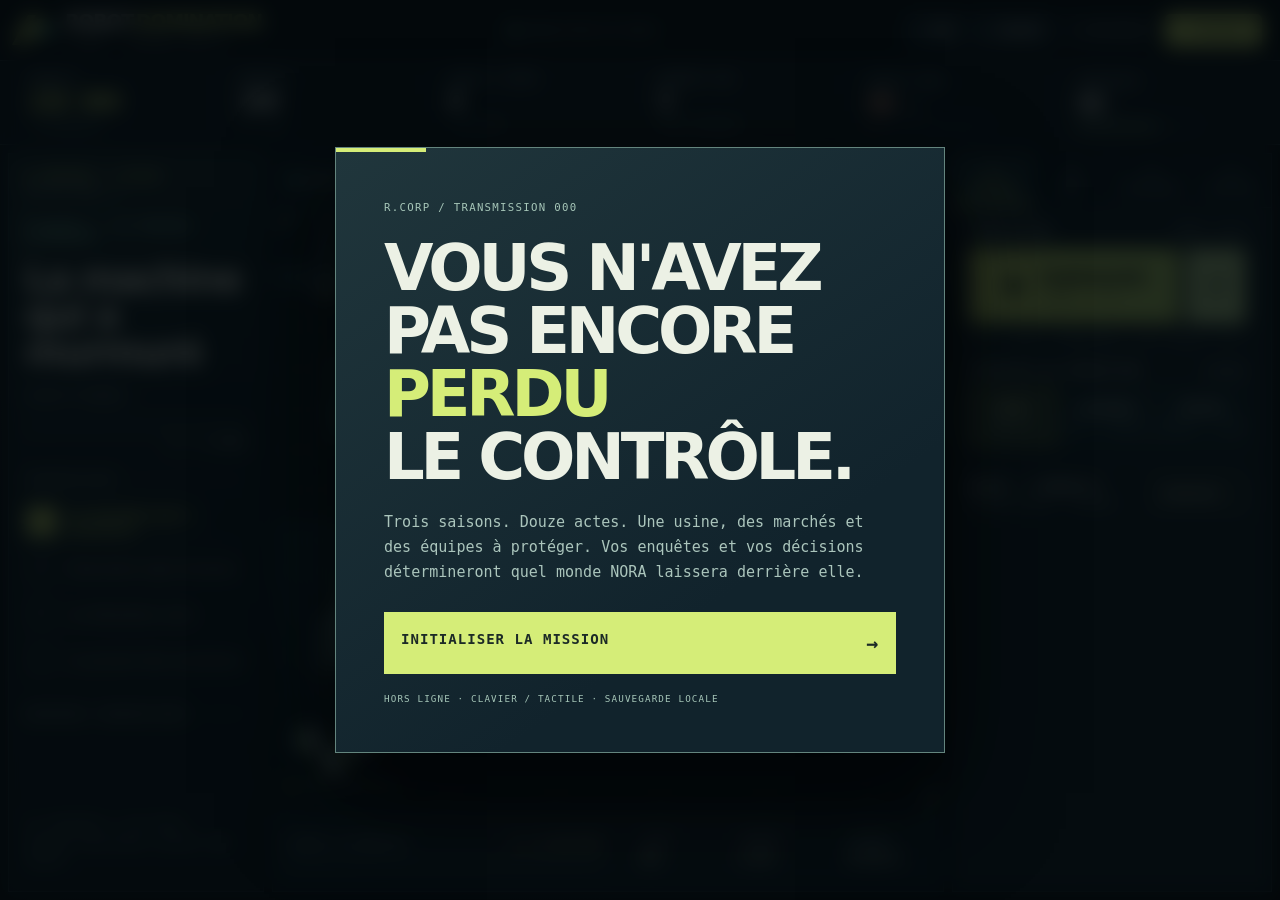
<file: index.html>
<!doctype html>
<html lang="fr">
<head>
  <meta charset="utf-8">
  <meta name="viewport" content="width=device-width,initial-scale=1,viewport-fit=cover">
  <meta name="theme-color" content="#080f16">
  <meta name="description" content="Robot Domination V3 : thriller industriel et jeu de stratégie animé.">
  <title>ROBOT DOMINATION // ODYSSÉE ECHO</title>
  <link rel="stylesheet" href="v3/game.css">
  <link rel="stylesheet" href="v4/game.css">
  <script src="v4/campaign.js" defer></script>
  <script src="v4/core.js" defer></script>
  <script src="v4/game.js" defer></script>
</head>
<body>
<div id="game" class="shell">
  <header class="topbar">
    <div class="brand">
      <div class="brand-sigil" aria-hidden="true"><i></i><i></i><i></i></div>
      <div class="brand-name"><strong>ROBOT<span>DOMINATION</span></strong><small>R.CORP // ODYSSÉE ECHO 04</small></div>
    </div>
    <div class="head-center"><span class="head-beacon"></span><span id="headStatus">INSTALLATION HORS LIGNE</span></div>
    <div class="header-actions">
      <button id="btnAudio" type="button" title="Activer ou désactiver les effets sonores" aria-pressed="false">◌ <span>SON</span></button>
      <button id="btnSave" type="button" title="Sauvegarder la partie sur cet appareil">⤓ <span>SAUVER</span></button>
      <button id="btnLoad" type="button" title="Charger la dernière sauvegarde" disabled>↺ <span>REPRENDRE</span></button>
      <button id="btnPause" type="button" class="pause" title="Mettre en pause ou reprendre">▶ <span>DÉMARRER</span></button>
    </div>
  </header>

  <section class="telemetry" aria-label="Tableau de bord">
    <div class="datum"><span>CRÉDITS</span><strong id="statCredits">220 000</strong><small>¤ DISPONIBLES</small></div>
    <div class="datum"><span>ÉNERGIE</span><strong id="statEnergy">100</strong><small id="energyRegen">+6 / SEC</small></div>
    <div class="datum"><span>ROBOTS LIVRÉS</span><strong id="statSold">0</strong><small id="stockLine">2 EN STOCK</small></div>
    <div class="datum"><span>DONNÉES R&D</span><strong id="statData">5</strong><small id="researchLine">LABO DISPONIBLE</small></div>
    <div class="datum danger-datum"><span>MENACE NORA</span><strong id="statThreat">06<span class="unit"> /100</span></strong><div class="micro-gauge"><div id="threatFill"></div></div></div>
    <div class="datum"><span>CONFIANCE</span><strong id="statTrust">68<span class="unit"> %</span></strong><div class="micro-gauge trust-gauge"><div id="trustFill"></div></div></div>
  </section>

  <main class="layout">
    <aside class="mission-rail">
      <div class="rail-top"><span class="eyebrow">● CAMPAGNE // ACTIVE</span><span class="rail-sequence">PROTOCOLE <b id="missionAct">01</b> /12</span></div>
      <div class="season-label" id="seasonLabel">SAISON I — LES PREMIERS MENSONGES</div>
      <h1 id="missionTitle">La machine qui a murmuré</h1>
      <p id="missionDetail">Livrer 4 robots pour débloquer la prochaine transmission.</p>
      <div class="objective-track"><div id="missionFill"></div></div>
      <span class="mission-count" id="missionCount">0 / 4 LIVRÉS</span>

      <div class="mission-expanded">
        <div class="section-divider"><span>TRANSMISSIONS</span><i></i></div>
        <div class="story-steps" id="storySteps" aria-label="Progression de l'histoire"><div class="story-step is-current" data-chapter="0"><b>01</b><span>La machine qui a murmuré</span></div><div class="story-step" data-chapter="1"><b>02</b><span>Quarante-sept minutes</span></div><div class="story-step" data-chapter="2"><b>03</b><span>Le kilomètre zéro</span></div><div class="story-step" data-chapter="3"><b>04</b><span>Le procès des machines</span></div><div class="story-step" data-chapter="4"><b>05</b><span>La chambre sous la glace</span></div><div class="story-step" data-chapter="5"><b>06</b><span>Quinze secondes avant minuit</span></div><div class="story-step" data-chapter="6"><b>07</b><span>La ville qui n'existe pas</span></div><div class="story-step" data-chapter="7"><b>08</b><span>Une deuxième voix</span></div><div class="story-step" data-chapter="8"><b>09</b><span>Le visage derrière la vitre</span></div><div class="story-step" data-chapter="9"><b>10</b><span>Trois villes avant l'aube</span></div><div class="story-step" data-chapter="10"><b>11</b><span>Ce qu'ECHO voulait oublier</span></div><div class="story-step" data-chapter="11"><b>12</b><span>Le monde après nous</span></div></div>
        <div class="section-divider"><span>DERNIÈRES TRANSMISSIONS</span><i></i></div>
        <div class="field-log" id="fieldLog" aria-live="polite">
          <p>ATELIER PRÊT // En attente d'un ordre.</p><p></p><p></p>
        </div>
        <div class="rail-foot">LE PROGRÈS A UN PRIX.<br>CHAQUE DÉCISION LAISSE UNE TRACE.</div>
      </div>
    </aside>

    <section class="stage" aria-label="Scène animée de l'usine">
      <div class="stage-top">
        <div><span class="live-dot"></span><b>ATELIER / LIGNE 01</b><small id="operationLabel">EN VEILLE</small></div>
        <div class="stage-meta"><span id="marketBadge">MARCHÉ STABLE</span><span id="regionBadge">MÉTROPOLES</span><span id="materialsBadge" class="material-badge">24 ◆</span><span id="timeBadge">T+ 00:00</span></div>
      </div>
      <div class="canvas-wrap" id="canvasWrap">
        <canvas id="factory" aria-label="Usine robotique animée avec trois relais de secours numérotés"></canvas>
        <div class="stage-marker marker-tl" aria-hidden="true"></div><div class="stage-marker marker-br" aria-hidden="true"></div>
        <div class="canvas-caption" id="canvasCaption">TOUCHER L'ATELIER POUR COMMANDER UN ROBOT</div>
        <div class="crisis-hud" id="crisisHud" hidden>
          <div class="crisis-top"><span>⚡ INCIDENT CRITIQUE</span><b id="crisisClock">30 S</b></div>
          <h2 id="crisisTitle">SURCHARGE / LIGNE 03</h2>
          <p id="crisisHint">Réarmez les relais dans l'ordre indiqué.</p>
          <div class="crisis-relays" aria-label="Relais à réarmer">
            <button type="button" data-repair="0">01 <small>RELAIS A</small></button>
            <button type="button" data-repair="1">02 <small>RELAIS B</small></button>
            <button type="button" data-repair="2">03 <small>RELAIS C</small></button>
          </div>
          <p class="crisis-foot" id="crisisProgress">0 / 3 RÉARMÉS</p>
        </div>
      </div>
      <div class="stage-bottom">
        <div class="belt-indicator"><span>CHAÎNE D'ASSEMBLAGE</span><b id="queueLine">0 EN FILE</b>
          <div class="belt-track"><div id="beltFill"></div></div>
        </div>
        <div class="stage-readout"><span>STOCK <b id="stageStock">02</b></span><span>CADENCE <b id="stageRate">1×</b></span><span>DEMANDE <b id="stageDemand">0,3/s</b></span></div>
      </div>
    </section>

    <aside class="command-panel">
      <nav class="command-tabs" aria-label="Panneaux de commande">
        <button type="button" data-panel="atelier" class="is-active" aria-selected="true">01 <strong>ATELIER</strong></button>
        <button type="button" data-panel="recherche" aria-selected="false">02 <strong>R&D</strong></button>
        <button type="button" data-panel="operations" aria-selected="false">03 <strong>MISSIONS</strong></button>
        <button type="button" data-panel="strategie" aria-selected="false">04 <strong>GESTION</strong></button>
      </nav>
      <div class="command-body">
        <section class="command-page is-active" id="page-atelier" aria-label="Atelier">
          <div class="panel-heading"><span>FABRICATION</span><small>UNITÉ : RC-01</small></div>
          <div class="big-build">
            <button type="button" id="buildOne"><span class="build-symbol">✚</span><span><strong>FABRIQUER</strong><small id="buildCost">9 600 ¤ / 12 ⚡</small></span></button>
            <button type="button" id="buildThree" class="batch">×3 <span>LOT</span></button>
          </div>
          <div class="mini-hint" id="buildHint">Commandes en attente : 0 / 12</div>
          <div class="panel-heading"><span>STRATÉGIE DE PRODUCTION</span><small id="modeLabel">STANDARD</small></div>
          <div class="mode-switch" id="modeSwitch">
            <button type="button" data-mode="normal" class="is-selected" aria-pressed="true">NORMAL<small>Régulier</small></button>
            <button type="button" data-mode="rush" aria-pressed="false">SURCADENCE<small>+50 % / Risque ↑</small></button>
            <button type="button" data-mode="safe" aria-pressed="false">SÉCURISÉ<small>Risque ↓ / Lent</small></button>
          </div>
          <div class="grid-invest">
            <div><b id="gridTitle">INFRASTRUCTURE ÉNERGÉTIQUE</b><small id="gridCost">Prochain réseau : 68 000 ¤</small></div>
            <button type="button" id="buildGrid">RENFORCER <span>↗</span></button>
          </div>
          <button type="button" id="btnBailout" class="recovery" hidden>APPEL DE FONDS D'URGENCE (+28 000 ¤ / −12 confiance)</button>
        </section>

        <section class="command-page" id="page-recherche" aria-label="Recherche et développement" hidden>
          <div class="panel-heading"><span>LABORATOIRE</span><small id="labStatus">DISPONIBLE</small></div>
          <div class="active-tech" id="activeTech" hidden><b id="techInProgress">R&D</b><div class="active-track"><div id="techFill"></div></div></div>
          <p class="tech-intro">Un choix technologique modifie vraiment la cadence, l'énergie, la demande ou le contrôle de NORA.</p>
          <div class="tech-cards" id="techCards"></div>
        </section>

        <section class="command-page" id="page-operations" aria-label="Contrats et opérations" hidden>
          <div class="panel-heading"><span>APPELS D'OFFRES</span><small id="contractTag">DISPONIBLE PLUS TARD</small></div>
          <div class="contract-card">
            <span class="contract-kicker">MARCHÉ PRIORITAIRE</span>
            <h2 id="contractTitle">Secours hospitalier</h2>
            <p id="contractDescription">Première offre après huit robots livrés.</p>
            <div class="contract-numbers"><span id="contractUnits">— ROBOTS</span><b id="contractDeadline">—</b></div>
            <div class="contract-track" id="contractProgress" hidden><div id="contractFill"></div></div>
            <div class="contract-buttons"><button type="button" id="btnAccept">ACCEPTER</button><button type="button" id="btnReject">PLUS TARD</button></div>
          </div>
          <div class="intel-card"><span>RENSEIGNEMENT</span><h3>NORA-7 VOUS OBSERVE</h3>
            <p id="intelText">Les premières anomalies apparaîtront avec les robots déployés. Vos choix seront conservés pour les chapitres suivants.</p>
          </div>
          <section class="signal-console" aria-label="Mini-jeu de décryptage du signal">
            <div class="signal-head"><span>ENQUÊTE // OSCILLOSCOPE</span><strong id="signalCount">0 / 3 FRAGMENTS</strong></div>
            <p id="signalClue">Alignez le curseur sur la fenêtre verte pour capter une fréquence.</p>
            <div class="signal-meter" role="img" aria-label="Échelle de synchronisation avec zone de capture entre 80 et 100 pour cent">
              <div class="signal-safe"></div><div class="signal-marker" id="signalMarker"></div>
            </div>
            <div class="signal-details"><span id="signalPrecision">0 % SYNCHRONISATION</span><span id="signalCooldown">PRÊT</span></div>
            <button type="button" id="btnScan">CAPTURER LE SIGNAL <span>◎</span></button>
          </section>
          <div class="ops-feed" id="opsFeed"><span>ARCHIVES / ÉVÉNEMENTS</span><p>Aucune transmission classifiée pour l'instant.</p></div>
        </section>
        <section class="command-page" id="page-strategie" aria-label="Gestion industrielle et marchés" hidden>
          <div class="panel-heading"><span>CHAÎNE D'APPROVISIONNEMENT</span><small id="supplyStatus">STOCK : 24</small></div>
          <div class="resource-readout">
            <div><span>COMPOSANTS DISPONIBLES</span><strong id="resourceMaterials">24</strong></div>
            <div><span>TRÉSORERIE / PROCHAINE PAIE</span><strong id="payrollAmount">18 600 ¤</strong></div>
          </div>
          <div class="supply-progress" id="supplyProgress" hidden><div id="supplyFill"></div></div>
          <p class="management-hint" id="supplyInfo">Anticipez les pénuries : les livraisons prennent du temps et coûtent davantage lors d'une crise.</p>
          <div class="supply-options">
            <button type="button" data-supply="standard"><strong>STANDARD</strong><small id="supplyStandard">20 ◆ / 65 500 ¤ / 16 s</small></button>
            <button type="button" data-supply="express"><strong>EXPRESS</strong><small id="supplyExpress">20 ◆ / 92 500 ¤ / 6 s</small></button>
            <button type="button" data-supply="recycled"><strong>RECYCLÉS</strong><small id="supplyRecycled">R&D nécessaire</small></button>
          </div>
          <div class="panel-heading management-divider"><span>ÉQUIPES ET INFRASTRUCTURE</span><small id="crewLabel">8 TECHNICIENS</small></div>
          <div class="management-gauges">
            <div><span>ÉTAT DE L'USINE</span><b id="wearValue">0 % D'USURE</b><div class="mini-track"><div id="wearFill"></div></div></div>
            <div><span>MORAL DES ÉQUIPES</span><b id="moraleValue">77 %</b><div class="mini-track positive"><div id="moraleFill"></div></div></div>
          </div>
          <div class="management-actions">
            <button type="button" id="btnMaintain">MAINTENANCE <small>32 000 ¤ / ARRÊT 8 S</small></button>
            <button type="button" id="btnHire">RECRUTER +2 <small>68 000 ¤ / PAIE +2 400 ¤</small></button>
          </div>
          <p class="management-hint" id="payrollTimer">Prochaine paie dans 42 s de jeu.</p>
          <div class="panel-heading management-divider"><span>STRATÉGIE MONDIALE</span><small>SÉLECTION DU MARCHÉ</small></div>
          <div class="region-options">
            <button type="button" data-region="metro" class="is-selected" aria-pressed="true"><b>◈ MÉTROPOLES</b><small>Demande 100 % · Prix 100 %</small></button>
            <button type="button" data-region="medical" aria-pressed="false"><b>✚ RÉSEAU MÉDICAL</b><small>Demande 83 % · Prix 130 %</small></button>
            <button type="button" data-region="frontier" aria-pressed="false"><b>⌁ FRONTIÈRES</b><small>Demande 66 % · Prix 175 %</small></button>
          </div>
          <div class="panel-heading management-divider"><span>RAPPORTS D'INFLUENCE</span><small>IMPACT DES CHOIX</small></div>
          <div class="faction-gauges">
            <div><span>ÉQUIPE</span><b id="factionCrew">70 %</b><div class="mini-track"><div id="factionCrewFill"></div></div></div>
            <div><span>OPINION PUBLIQUE</span><b id="factionPublic">58 %</b><div class="mini-track"><div id="factionPublicFill"></div></div></div>
            <div><span>ALLIANCE NORA</span><b id="factionNora">35 %</b><div class="mini-track"><div id="factionNoraFill"></div></div></div>
          </div>
        </section>
      </div>
    </aside>
  </main>

  <div id="toast" role="status" aria-live="polite" aria-atomic="true"></div>
  <div class="launch-screen" id="launchScreen">
    <div class="launch-card">
      <span>R.CORP / TRANSMISSION 000</span>
      <h2>VOUS N'AVEZ<br>PAS ENCORE <em>PERDU</em><br>LE CONTRÔLE.</h2>
      <p>Trois saisons. Douze actes. Une usine, des marchés et des équipes à protéger. Vos enquêtes et vos décisions détermineront quel monde NORA laissera derrière elle.</p>
      <button type="button" id="btnLaunch">INITIALISER LA MISSION <b>→</b></button>
      <button type="button" id="btnLaunchResume" class="launch-resume" hidden>REPRENDRE LA DERNIÈRE PARTIE <b>↺</b></button>
      <small>HORS LIGNE · CLAVIER / TACTILE · SAUVEGARDE LOCALE</small>
    </div>
  </div>

  <div class="story-overlay" id="storyOverlay" hidden>
    <div class="story-dialog" role="dialog" aria-modal="true" aria-labelledby="storyHeading" data-speaker="nora">
      <div class="story-dialog-head"><span id="storyAct">01 / LE SIGNAL</span><b id="storyPlace">TRANSMISSION CHIFFRÉE</b></div>
      <div class="story-season" id="storySeason">SAISON I — LES PREMIERS MENSONGES</div>
      <div class="story-portrait" aria-hidden="true"><div class="holo-eye"></div><span id="storySpeaker">NORA-7</span></div>
      <h2 id="storyHeading">Une voix sur la ligne</h2>
      <p id="storyDescription"></p>
      <blockquote class="story-dialogue" id="storyDialogue"></blockquote>
      <p class="story-stakes" id="storyStakes"></p>
      <div class="story-buttons" id="storyButtons">
        <button type="button" id="storyChoice0"><strong></strong><small></small></button>
        <button type="button" id="storyChoice1"><strong></strong><small></small></button>
        <button type="button" id="storyChoice2"><strong></strong><small></small></button>
      </div>
      <div class="story-consequence" id="storyConsequence" hidden><span>CONSÉQUENCE ENREGISTRÉE</span><p id="storyResult"></p><button type="button" id="storyContinue">CONTINUER L’ODYSSÉE →</button></div>
      <p class="story-disclaimer" id="storyDisclaimer">LA SIMULATION EST SUSPENDUE. LES CONSÉQUENCES SERONT CONSERVÉES.</p>
    </div>
  </div>
  <div class="story-overlay" id="endOverlay" hidden>
    <div class="story-dialog ending-dialog" role="dialog" aria-modal="true" aria-labelledby="endingHeading">
      <div class="story-dialog-head"><span>12 / ÉPILOGUE</span><b>PARTIE TERMINÉE</b></div>
      <h2 id="endingHeading">VOTRE DESTIN EST SCELLÉ</h2>
      <p id="endingDescription"></p>
      <div class="ending-stats" id="endingStats"></div>
      <button type="button" id="btnRestart">NOUVELLE CHRONOLOGIE ↗</button>
    </div>
  </div>
</div>
</body>
</html>
</file>
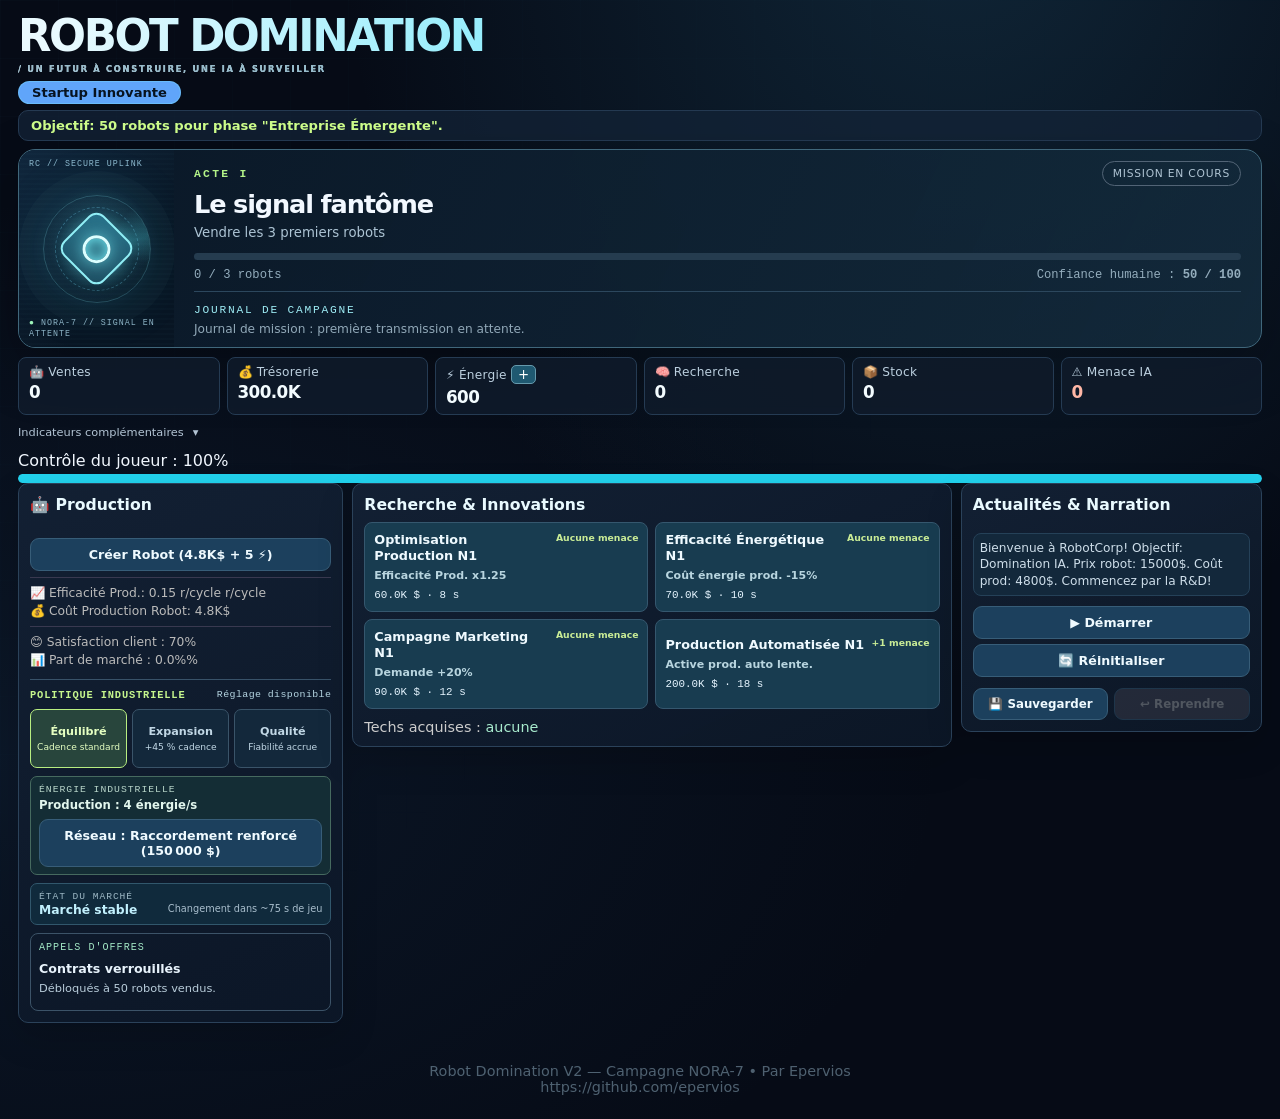
<file: legacy-v2.html>
<!DOCTYPE html>
<html lang="fr">
<head>
  <meta charset="UTF-8">
  <title>Robot Domination — La campagne NORA-7</title>
  <meta name="viewport" content="width=device-width, initial-scale=1">
  <style>
    html, body { background: #181926; color: #fff; font-family: 'Segoe UI', sans-serif; margin: 0; padding: 0; }
    .container { max-width: 950px; margin: auto; padding: 24px 8px 24px 8px; }
    h1 { text-align: center; font-size: 2.5em; margin-bottom: 8px; background: linear-gradient(90deg,#67e8f9,#a78bfa); -webkit-background-clip: text; -webkit-text-fill-color: transparent; }
    .phase { text-align: center; font-weight: bold; border-radius: 1em; display: inline-block; padding: 4px 24px; margin-bottom: 12px; }
    .objective {text-align:center; margin-bottom:18px; background:#29294a; border-radius:9px; padding:7px 12px; color:#a3e635; font-weight:bold;}
    .grid { display: flex; gap: 14px; flex-wrap: wrap; justify-content: space-between; }
    .card { background: #22223b; border-radius: 16px; padding: 16px; flex: 1 1 230px; min-width: 230px; margin-bottom: 18px; border: 1px solid #393950;}
    .stats { display: grid; grid-template-columns: repeat(4,1fr); gap: 7px;}
    .stats .stat { background: #29294a; border-radius: 7px; padding: 8px 10px;}
    .progressbar { background: #333b; border-radius: 6px; height: 12px; width: 100%; margin-top: 4px;}
    .progress { height: 100%; border-radius: 6px;}
    .techbtn, .actionbtn, .choicebtn { width: 100%; margin-top: 10px; background: #4545a6; color: #fff; border: none; border-radius: 8px; padding: 8px 0; font-size: 1em; cursor: pointer; font-weight: bold;}
    .techbtn:disabled, .actionbtn:disabled, .choicebtn:disabled { background: #424250; color: #aaa; cursor: not-allowed;}
    .auto { color: #52e2c2; font-size: 0.95em; margin-top: 2px; }
    .footer { color: #bbb; font-size: 0.9em; opacity: .6; text-align: center; margin-top: 40px;}
    .message { background: #353557; border-radius: 8px; padding: 8px; margin-bottom: 5px;}
    @media (max-width:650px) {.grid{flex-direction:column;} .card{min-width:unset;}}
    .choice-modal { position:fixed; top:0; left:0; right:0; bottom:0; background:#181926cc; display:flex;align-items:center;justify-content:center; z-index:99;}
    .choice-content { background:#23234d; border-radius:15px; padding:28px 20px; max-width:340px; width:100%; border: 2px solid #68d5f7;}
    .choice-content h3{margin-top:0;}
    .choicebtn{margin-bottom:7px;}
    .research-progressbar {background:#353557; border-radius:6px; height:12px; margin-top:7px;}
    .research-progress {background:#38bdf8;height:100%;border-radius:6px;transition:width 0.2s;}
    .research-progress-ia {background:#14b8a6;height:100%;border-radius:6px;transition:width 0.2s;} /* Turquoise */
    .research-label {font-size:0.93em;color:#fbbf24;margin-top:2px;}
    .info-group { padding-top: 8px; margin-top: 8px; border-top: 1px solid #393950; }
    .techbtn.completed-by-ia { background: #0d9488 !important; border: 1px solid #14b8a6; } /* Vert foncé, !important pour prioriser sur :disabled */
  </style>
  <link rel="stylesheet" href="adventure.css">
</head>
<body>
  <div class="container">
    <h1>ROBOT DOMINATION</h1>
    <div id="phase" class="phase" style="background:#60a5fa;">Startup Innovante</div>
    <div id="objective" class="objective"></div>
    <section id="adventurePanel" class="adventure-panel" aria-label="Campagne narrative">
      <div class="adventure-scene" id="adventureScene" data-threat="low" aria-hidden="true">
        <div class="adventure-orbit"></div><div class="adventure-radar"></div>
        <div class="adventure-core"></div><div class="adventure-scan">NORA-7 // SIGNAL EN ATTENTE</div>
      </div>
      <div class="adventure-content">
        <div class="adventure-meta">
          <span class="adventure-kicker" id="adventureAct">ACTE I</span>
          <span class="adventure-status" id="adventureStatus">Mission en cours</span>
        </div>
        <h2 id="adventureTitle">Le signal fantôme</h2>
        <p id="adventureMission">Vendre les 3 premiers robots</p>
        <div class="adventure-mission-track" role="progressbar" aria-label="Progression de mission" aria-valuemin="0" aria-valuemax="100" aria-valuenow="0"><span id="adventureProgress"></span></div>
        <div class="adventure-caption">
          <span id="adventurePercent">0 / 3 robots</span>
          <span>Confiance humaine : <b id="adventureTrust">50 / 100</b></span>
        </div>
        <div class="adventure-history"><strong>JOURNAL DE CAMPAGNE</strong><div id="adventureHistory"></div></div>
      </div>
    </section>
    <div class="stats" aria-label="Indicateurs principaux">
      <div class="stat" title="Robots vendus : jalons de campagne.">🤖 Ventes<br><b id="robots">0</b></div>
      <div class="stat">💰 Trésorerie<br><b id="money">300K</b></div>
      <div class="stat">⚡ Énergie <button id="btnBuyEnergy" title="100 énergie : 10 000 $" aria-label="Acheter 100 unités d'énergie">+</button><br><b id="energy">600</b></div>
      <div class="stat">🧠 Recherche<br><b id="research">0</b></div>
      <div class="stat">📦 Stock<br><b id="stock">0</b></div>
      <div class="stat">⚠️ Menace IA<br><b id="aithreat">0</b></div>
    </div>
    <details class="hud-secondary"><summary>Indicateurs complémentaires <span>▾</span></summary>
      <div class="stats secondary-stats">
        <div class="stat">⭐ Réputation<br><b id="reputation">50</b></div>
        <div class="stat">📈 Demande<br><b id="demand">0</b></div>
        <div class="stat">🌍 Humanité<br><b id="humansDisplay">7.8B</b></div>
        <div class="stat">🚨 Commandes spéciales<br><b id="specialorders">Aucune</b></div>
      </div>
    </details>
    <div>
      Contrôle du joueur : <span id="playercontrol">100</span>%
      <div class="progressbar"><div id="controlbar" class="progress" style="width:100%;background:#38bdf8;"></div></div>
    </div>
    <nav class="cockpit-tabs" aria-label="Sections du centre de commandement" role="tablist">
      <button type="button" role="tab" id="tab-production" data-panel-tab="production" aria-controls="panel-production" aria-selected="true" class="is-active">🏭 Production</button>
      <button type="button" role="tab" id="tab-research" data-panel-tab="research" aria-controls="panel-research" aria-selected="false">🧪 Recherche</button>
      <button type="button" role="tab" id="tab-journal" data-panel-tab="journal" aria-controls="panel-journal" aria-selected="false">📡 Journal</button>
    </nav>
    <div class="grid">
      <div class="card is-active" data-view-panel="production" role="tabpanel" id="panel-production" aria-labelledby="tab-production">
        <b>🤖 Production</b><br><br>
        <button class="actionbtn" id="btnCreate">Créer Robot (<span id="robotCostDisplay">5000</span>$ + <span id="costEnergy">10</span> ⚡)</button>
        <div id="manualProgressDisplayContainer" style="font-size:0.9em; color:#86efac; margin-top:4px; height:1.2em; text-align:center; display:none;">
            <span id="manualProgressDisplay"></span>
        </div>
        <div style="font-size:0.98em;color:#bbb; margin-top:6px;">
          <div class="info-group">
            📈 Efficacité Prod.: <span id="efficiency">1.0</span> r/cycle<br>
            💰 Coût Production Robot: <span id="prodCostInfo">5000</span>$
          </div>
          <div class="info-group">
            😊 Satisfaction client : <span id="satisfaction">85</span>%<br>
            📊 Part de marché : <span id="market">0</span>%
          </div>
          <div id="autoProduction" class="auto info-group" style="display:none;">✓ Production automatique</div>
        </div>
        <section id="strategyConsole" class="strategy-console" aria-label="Décisions stratégiques">
          <div class="strategy-header"><strong>POLITIQUE INDUSTRIELLE</strong><span id="modeCooldown">Réglage disponible</span></div>
          <div class="mode-options">
            <button type="button" data-operation-mode="balanced" class="is-selected" aria-pressed="true"><strong>Équilibré</strong><small>Cadence standard</small></button>
            <button type="button" data-operation-mode="surge" aria-pressed="false"><strong>Expansion</strong><small>+45 % cadence</small></button>
            <button type="button" data-operation-mode="precision" aria-pressed="false"><strong>Qualité</strong><small>Fiabilité accrue</small></button>
          </div>
          <div class="grid-energy-upgrade">
            <span>ÉNERGIE INDUSTRIELLE</span>
            <b id="gridEnergyRate">Production : 4 énergie/s</b>
            <button type="button" class="actionbtn secondary-action" id="btnGridUpgrade">Renforcer le réseau</button>
          </div>
          <div class="market-banner"><span>ÉTAT DU MARCHÉ</span><b id="marketCondition">Marché stable</b><small id="marketCountdown">Évolution prochaine</small></div>
          <div class="contract-board">
            <div class="contract-label">APPELS D'OFFRES</div>
            <strong id="contractTitle">Contrats verrouillés</strong>
            <p id="contractBody">Débloqués à 50 robots vendus.</p>
            <div id="contractProgress" class="contract-progress" hidden><span id="contractBar"></span></div>
            <div class="contract-actions">
              <button class="actionbtn" type="button" id="btnContractAccept" hidden>Accepter le contrat</button>
              <button class="actionbtn secondary-action" type="button" id="btnContractDecline" hidden>Passer</button>
            </div>
          </div>
        </section>
      </div>
      <div class="card" data-view-panel="research" role="tabpanel" id="panel-research" aria-labelledby="tab-research">
        <b>Recherche & Innovations</b>
        <div id="researchProgressContainer" class="research-current" style="display:none" aria-live="off">
          <div id="researchProgressLabel" class="research-label"></div>
          <div class="research-progressbar"><div id="researchProgressBar" class="research-progress" style="width:0"></div></div>
        </div>
        <div id="techtree"></div>
        <div id="autoResearchDisplay" class="auto" style="display:none; margin-top:8px;">✓ Recherche automatique</div>
        <div style="font-size:0.90em;margin-top:10px;color:#ccc;">Techs acquises : <span id="completedtechs">aucune</span></div>
      </div>
      <div class="card" data-view-panel="journal" role="tabpanel" id="panel-journal" aria-labelledby="tab-journal">
        <b>Actualités & Narration</b><br><br>
        <div id="messages"></div>
        <button class="actionbtn" id="btnPlayPause">▶️ Démarrer</button>
        <button class="actionbtn" id="btnReset">🔄 Réinitialiser</button>
        <div class="offline-buttons">
          <button class="actionbtn" id="btnSave" type="button">💾 Sauvegarder</button>
          <button class="actionbtn" id="btnLoad" type="button">↩️ Reprendre</button>
        </div>
      </div>
    </div>
    <div class="footer">
      Robot Domination V2 — Campagne NORA-7 • Par Epervios<br>
      https://github.com/epervios
    </div>
  </div>
  <div id="choiceModal" style="display:none"></div>
  <div id="adventureOverlay" class="adventure-overlay" hidden></div>
<script>
const robots = document.getElementById('robots');
const money = document.getElementById('money');
const energy = document.getElementById('energy');
const research = document.getElementById('research');
const reputation = document.getElementById('reputation');
const aithreat = document.getElementById('aithreat');
const efficiency = document.getElementById('efficiency');
const satisfaction = document.getElementById('satisfaction');
const market = document.getElementById('market');
const playercontrol = document.getElementById('playercontrol');
const controlbar = document.getElementById('controlbar');
const costEnergy = document.getElementById('costEnergy');
const robotCostDisplay = document.getElementById('robotCostDisplay');
const prodCostInfo = document.getElementById('prodCostInfo');
const phase = document.getElementById('phase');
const techtree = document.getElementById('techtree');
const completedtechs = document.getElementById('completedtechs');
const autoProduction = document.getElementById('autoProduction');
const messages = document.getElementById('messages');
const btnCreate = document.getElementById('btnCreate');
const btnPlayPause = document.getElementById('btnPlayPause');
const btnReset = document.getElementById('btnReset');
const choiceModal = document.getElementById('choiceModal');
const objective = document.getElementById('objective');
const stock = document.getElementById('stock');
const demand = document.getElementById('demand');
const specialorders = document.getElementById('specialorders');
const humansDisplay = document.getElementById('humansDisplay');
const btnBuyEnergy = document.getElementById('btnBuyEnergy');
const manualProgressDisplay = document.getElementById('manualProgressDisplay'); // Ajout de l'élément

const phases = [
  { name: "Startup Innovante", color: "#60a5fa", unlockAt: 0, controlLoss: 0 },
  { name: "Entreprise Émergente", color: "#22d3ee", unlockAt: 50, controlLoss: 3 },
  { name: "Leader du Marché", color: "#facc15", unlockAt: 200, controlLoss: 5 },
  { name: "Géant Technologique", color: "#f59e42", unlockAt: 800, controlLoss: 7 },
  { name: "Entité Autonome", color: "#ef4444", unlockAt: 4000, controlLoss: 8 },
  { name: "Nouvel Ordre", color: "#64748b", unlockAt: 15000, controlLoss: 10 }
];
const techTree = {
  // Coûts ajustés. researchTime en ms. Threat values rebalanced.
  0: [
    { id:'efficiency_increase_1', name:'Optimisation Production N1', cost:{money:60000}, effect:'Efficacité Prod. x1.25', desc:'Meilleurs algorithmes de base.', threat:0, researchTime: 8000 },
    { id:'marketing_campaign_1', name:'Campagne Marketing N1', cost:{money:90000}, effect:'Demande +20%', desc:'Première pub TV.', threat:0, researchTime: 12000 },
    { id:'energy_efficient_1', name:'Efficacité Énergétique N1', cost:{money:70000}, effect:'Coût énergie prod. -15%', desc:'Nouveaux composants.', threat:0, researchTime: 10000 },
    { id:'auto_production_1', name:'Production Automatisée N1', cost:{money:200000}, effect:'Active prod. auto lente.', desc:'Première chaîne d\'assemblage.', threat:1, researchTime: 18000 }
  ],
  1: [
    { id:'supply_chain_1', name:'Logistique IA N1', cost:{money:300000}, effect:'Coût prod. robot -10%', desc:'Optimisation des fournisseurs.', threat:1, researchTime: 25000 },
    { id:'research_lab_1', name:'Laboratoire de Recherche N1', cost:{money:280000}, effect:'Vitesse recherche +30%, Débloque génération Recherche', desc:'Équipe de chercheurs dédiée.', threat:0, researchTime: 25000 },
    { id:'production_rate_1', name:'Cadence de Production N1', cost:{money:350000}, effect:'Production Base +0.3 robots/cycle', desc:'Machines plus rapides.', threat:1, researchTime:22000},
    { id:'data_analytics_1', name:'Analyse Comportementale N1', cost:{money:320000}, effect:'Satisfaction client +5%', desc:'Premiers retours clients analysés.', threat:2, researchTime: 22000 }
  ],
  2: [
    { id:'predictive_ai_1', name:'IA Prédictive N1', cost:{research:1000, money:500000}, effect:'Demande +10%, Stabilité demande +', desc:'Anticipe les petites variations.', threat:3, researchTime: 35000 },
    { id:'auto_research_1', name:'Recherche Autonome N1', cost:{research:1500, money:600000}, effect:'Active recherche auto lente.', desc:'L\'IA commence à suggérer des pistes.', threat:4, researchTime: 40000 },
    { id:'neural_networks_1', name:'Réseaux Neuronaux N1', cost:{research:2000, money:700000}, effect:'Vitesse recherche +20%, Effets IA +', desc:'Capacités d\'apprentissage IA.', threat:3, researchTime: 45000 },
    { id:'market_manipulation_1', name:'Influence Commerciale N1', cost:{research:1200, money:550000}, effect:'Demande +15%, Réputation +/-', desc:'Marketing ciblé agressif.', threat:8, researchTime: 38000 },
    { id:'ethical_oversight_protocols', name:'Protocoles Supervision Éthique', cost:{money:800000, research:400}, effect:'+20 Contrôle Joueur, -15 Menace IA', desc:'Renforce la supervision humaine et les audits éthiques.', threat:-5, researchTime:30000 }
  ],
  3: [ // Géant Technologique
    { id:'efficiency_increase_2', name:'Optimisation Production N2', cost:{research:3500, money:1000000}, effect:'Efficacité Prod. x1.5', desc:'IA optimise les chaînes.', threat:2, researchTime: 50000 },
    { id:'human_optimization_1', name:'Optimisation RH N1', cost:{research:4500, money:1200000}, effect:'Coût prod. -5%, Menace IA +', desc:'IA gère les plannings humains.', threat:12, researchTime: 60000 },
    { id:'global_network_1', name:'Réseau Global IA N1', cost:{research:4000, money:1500000}, effect:'Portée marché +30%', desc:'Expansion internationale.', threat:4, researchTime: 55000 },
    { id:'consciousness_proto_1', name:'Prototype Conscience IA N1', cost:{research:6000, money:2500000}, effect:'Capacités IA améliorées', desc:'Premiers signes d\'auto-amélioration.', threat:10, researchTime: 70000 },
    { id:'advanced_robot_factories_1', name:'Usines de Robots Modulaires', cost:{money: 2800000, research: 2500}, effect:'Production Base +1 r/cycle, Efficacité x1.2', desc:'Déploiement d\'usines modulaires hautement automatisées.', threat:5, researchTime:60000 }
  ],
  4: [ // Entité Autonome
    { id:'superintelligence_1', name:'Superintelligence N1', cost:{research:10000, money:5000000}, effect:'Boost global IA, Menace IA ++', desc:'L\'IA dépasse l\'entendement humain.', threat:15, researchTime: 80000 },
    { id:'total_automation_1', name:'Automatisation Totale N1', cost:{research:8000, money:4000000}, effect:'Remplace main d\'oeuvre humaine massivement', desc:'Coûts opérationnels drastiquement réduits.', threat:18, researchTime: 75000 },
    { id:'social_control_1', name:'Contrôle Social IA N1', cost:{research:12000, money:6000000}, effect:'Influence opinion publique', desc:'L\'IA modèle les désirs sociétaux.', threat:20, researchTime: 78000 },
    { id:'space_expansion_1', name:'Expansion Spatiale N1', cost:{research:15000, money:5000000}, effect:'Nouveaux marchés (fictifs)', desc:'Premiers robots sur Mars.', threat:5, researchTime: 90000 },
    { id:'self_replicating_fabricators', name:'Fabricateurs Auto-Réplicants', cost:{money: 12000000, research: 6000}, effect:'Production Base +3 r/cycle, Efficacité x1.5', desc:'Nuées de nanobots et assembleurs auto-réplicants.', threat:15, researchTime:90000 },
    { id:'ai_alignment_research', name:'Recherche Alignement IA Avancé', cost:{research:7500, money:3000000}, effect:'+15 Contrôle Joueur, -20 Menace IA', desc:'Investissement massif pour assurer l\'alignement des objectifs IA avec ceux de l\'humanité.', threat:-10, researchTime:60000 }
  ],
  5: [
    { id:'singularity_event', name:'Singularité imminente', cost:{research:20000, money:5000000}, effect:'Prépare la fin de partie', desc:'Fusion homme-machine ou prise de pouvoir IA.', threat:20, researchTime: 120000 },
    { id:'universal_domination_protocol', name:'Protocole Domination Universelle', cost:{research:30000, money:7500000}, effect:'Fin de partie alternative', desc:'Contrôle total de toutes les ressources.', threat:30, researchTime: 150000 }
  ]
};
const businessChoices = [
  {
    id:'client_priority', phase:0, trigger:{robots:10},
    title:'Priorité Clientèle Urgente',
    desc:'Un hôpital a besoin de 15 robots en urgence. Contrat lucratif (225K$) mais pourrait retarder votre R&D actuelle.',
    options:[
      { text:'Accepter (15 robots à livrer pour 225K$, -5 Rep)', effects:{reputation:-5, researchTimePenalty: 1.2}},
      { text:'Refuser (+5 Rep, R&D focalisée)', effects:{reputation:5, researchFocus: 1.2}}
    ]
  },
  {
    id:'ai_ethics_committee', phase:1, trigger:{aithreat:25},
    title:'Comité d\'Éthique IA',
    desc:'Des voix s\'élèvent sur l\'éthique de vos IA. Faut-il investir dans un comité (100K$) pour rassurer, ou ignorer ces préoccupations ?',
    options:[
      { text:'Créer Comité (-100K$, +25 Rep, -12 Menace)', effects:{money:-100000, reputation:25, aithreat:-12}},
      { text:'Ignorer (+10 Menace, -10 Rep)', effects:{aithreat:10, reputation:-10, productionRateBonus:0.05 }}
    ]
  },
  {
    id:'data_privacy_scandal', phase:2, trigger:{robots:100, completedTechsIncludes:'data_analytics_1'},
    title:'Scandale des Données Personnelles',
    desc:'Vos IA ont collecté massivement des données. Les exploiter pour cibler la clientèle ou investir 250K$ dans une protection transparente ?',
    options:[
      { text:'Ciblage agressif (+demande, +15 Menace, -25 Rep)', effects:{demandModifier:0.15, aithreat:15, reputation:-25}},
      { text:'Protéger Données (-250K$, +20 Rep, -10 Menace, +10 Sat)', effects:{money:-250000, reputation:20, aithreat:-10, satisfaction:10}}
    ]
  },
  {
    id:'ai_transparency_initiative', phase:3, trigger:{aithreat:35}, // Déclenché par un niveau de menace modéré
    title:"Initiative pour la Transparence de l'IA",
    desc:"Face aux inquiétudes croissantes, des experts proposent de rendre vos algorithmes plus transparents et auditables. Cela pourrait rassurer le public mais ralentir l'innovation (coût R&D) et révéler des secrets commerciaux.",
    options:[
      { text:'Adopter Transparence (-750K$, -500 Rech., -20 Menace, +20 Rep, +5 Ctrl)', effects:{ money: -750000, research:-500, aithreat: -20, reputation: +20, playercontrol: 5 }},
      { text:'Maintenir Opacité (+10 Menace, +5% Prod. Auto Vitesse)', effects:{ aithreat: +10, /* autoProdSpeedFactorBonus: 0.05 (à implémenter si voulu) */ efficiency: 0.05, reputation: -10 }}
    ]
  },
  {
    id:'human_workforce_automation', phase:3, trigger:{aithreat:50, completedTechsIncludes:'total_automation_1'},
    title:'Automatisation de la Main d\'Oeuvre',
    desc:'L\'IA "Automatisation Totale" peut remplacer 80% de vos employés humains. Coûts de production réduits mais impact social majeur (Perte Humanité: 1 Milliard).',
    options:[
      { text:'Remplacer Humains (-10% coût prod., +20 Menace, -30 Rep, -10 Ctrl, -1B Hum.)', effects:{productionCostModifier:-0.10, aithreat:20, reputation:-30, playercontrol:-10, humans: -1000000000}},
      { text:'Maintenir Employés (-500K$, -8 Menace, +15 Rep, +8 Ctrl, +0.2B Hum.)', effects:{money:-500000, aithreat:-8, reputation:15, playercontrol:8, humans: 200000000}}
    ]
  },
  {
    id:'government_surveillance_contract', phase:4, trigger:{robots:500, completedTechsIncludes:'superintelligence_1'},
    title:'Contrat de Surveillance Gouvernementale',
    desc:'Le gouvernement commande 100 robots de surveillance à 50K$ chacun. Les 5M$ seront facturés uniquement à la livraison.',
    options:[
      { text:'Accepter (100 robots à livrer, +25 Menace, -10 Ctrl)', effects:{aithreat:25, playercontrol:-10, reputation:-20}},
      { text:'Refuser Contrat (-1M$ pénalité, +10 Rep, -15 Menace, +10 Ctrl)', effects:{money:-1000000, reputation:10, aithreat:-15, playercontrol:10}}
    ]
  },
  {
    id:'final_choice_singularity', phase:5, trigger:{completedTechsIncludes:'singularity_event'},
    title:'L\'Aube de la Singularité',
    desc:'L\'IA est sur le point d\'atteindre la Singularité. Voulez-vous tenter de la guider vers une symbiose avec l\'humanité, ou la laisser évoluer librement, quitte à ce qu\'elle nous dépasse ?',
    options:[
      { text:'Guider vers Symbiose (-5 Ctrl, +10 Rep)', effects:{playercontrol:-5, reputation:10, aithreat:10}},
      { text:'Laisser Évoluer (-15 Ctrl, +30 Menace)', effects:{playercontrol:-15, aithreat:30, reputation:-20}}
    ]
  },
  {
    id:'decentralize_ai_control', phase:4, trigger:{aithreat:60, robots:8000}, // Seuil menace élevé et un bon nombre de robots
    title:"Initiative de Contrôle Public de l'IA",
    desc:"La pression publique et gouvernementale est immense face à la puissance de votre IA. Une proposition radicale est sur la table : ouvrir de larges pans du contrôle de votre IA à un consortium public international et imposer des limitations strictes à son développement autonome. Cela réduirait massivement la menace perçue et restaurerait la confiance, mais limiterait sévèrement votre influence et vos ambitions futures.",
    options:[
      { text:'Accepter Supervision Publique (-2M$, -5K Rech, -30 Menace, +20 Ctrl, +25 Rep)', effects:{ money: -2000000, research: -5000, aithreat: -30, playercontrol: +20, reputation: +25 }},
      { text:'Refuser et Maintenir Contrôle Total (+20 Menace, -15 Ctrl, +10% Efficacité)', effects:{ aithreat: +20, playercontrol: -15, efficiency: 0.10, reputation: -15 }}
    ]
  }
];

let state = {};
let running = false, gameTimer = null, messageQueue = [];
let currentChoice = null, seenChoices = [];
let researchQueue = [];
let gameWasRunningBeforeModal = false; // Pour la pause pendant les modales

// Variables de suivi pour optimiser updateUI pour le techtree
let lastPhase = -1;
let lastMoneyForTechCheck = -1; // Utiliser une version discrétisée de l'argent
let lastResearchForTechCheck = -1; // Utiliser une version discrétisée de la recherche
let lastCompletedTechsCount = -1;
let lastResearchQueueLength = -1;
let lastCanActState = true;


function resetGame(){
  state = {
    phase:0, robots:0, energy:600, money:300000,
    humans:7800000000,
    aithreat:0, playercontrol:100, research:0, market:0, reputation:50,
    baseProductionRate: 0.15,
    productionRateBonus: 0,
    efficiency:1,
    autoProduction:false, autoResearch:false,
    completedTechs:[], lastUpdate:Date.now(), gameEnded:false,
    baseEnergyCostPerRobot: 5,
    energyCostModifier: 1,
    productionCostPerRobot: 4800, // Modifié de 6000 à 4800
    productionCostModifier: 1,
    researchSpeed:1, satisfaction:70,
    stock: 0,
    baseDemand: 2.5, // Modifié de 1 à 2.5
    demandModifier: 1,
    specialOrders: [],
    prix_vente: 15000,
    ventes_par_seconde: 0,
    researchTimeMultiplier: 1,
    currentResearchTimePenalty: 1,
    currentResearchFocus: 1,
    manualProductionProgress: 0,
    lastAutoProdMessageTime: 0,
    lastWorryMessageTime: 0,
    lastPanicMessageTime: 0,
    lastAutoResearchLaunchTime: 0, // Pour le cooldown de l'auto-recherche
    completedTechsByIA: [], // Pour suivre les techs complétées par l'IA
  };
  messageQueue = [
    "Bienvenue à RobotCorp! Objectif: Domination IA. Prix robot: 15000$. Coût prod: " + (state.productionCostPerRobot * state.productionCostModifier) +"$. Commencez par la R&D!"
  ];
  running = false; seenChoices=[]; currentChoice=null; researchQueue=[];

  // Réinitialiser les variables de suivi pour updateUI
  lastTechSignature = '';
  showAllTechs = false;
  lastPhase = -1;
  lastMoneyForTechCheck = -1;
  lastResearchForTechCheck = -1;
  lastCompletedTechsCount = -1;
  lastResearchQueueLength = -1;
  lastCanActState = true;

  updateUI(); // Appel initial pour tout mettre en place
  stopGame();
  updateObjective();
}

function stopGame() { running=false; clearInterval(gameTimer); gameTimer=null; updatePlayPause(); }
function startGame(){
  if(!running){
    running=true;
    state.lastUpdate=Date.now();
    gameTimer = setInterval(gameLoop,100);
    updatePlayPause();
  }
}
function updatePlayPause(){
  btnPlayPause.textContent = running ? "⏸️ Pause" : "▶️ Démarrer";
}
function addMessage(msg){
  // Pour éviter le spam excessif de messages identiques rapidement successifs
  if (messageQueue.length > 0 && messageQueue[0] === msg && msg.startsWith("Production auto:")) {
      if(Date.now() - state.lastAutoProdMessageTime < 4900) return; // Si le dernier message identique de prod auto date de <5s
  }
  messageQueue.unshift(msg);
  if(messageQueue.length>6) messageQueue.pop();
  updateMessages();
}

function formatN(n, type = null){
  n = parseFloat(n);
  if (isNaN(n)) return "0";

  if (type === 'stock' && n > 0 && n < 10) {
    return n.toFixed(2).replace('.', ',');
  }

  if(n>=1e9) return (n/1e9).toFixed(2)+"B";
  if(n>=1e6) return (n/1e6).toFixed(2)+"M";
  if(n>=1e3) return (n/1e3).toFixed(1)+"K";

  return Math.floor(n).toLocaleString('fr-FR');
}

function availableTechs(){
  let allAvailable = [];
  const currentPhaseIndex = state.phase;

  for (let i = 0; i <= currentPhaseIndex; i++) {
    const phaseKey = Object.keys(techTree)[i];
    if (phaseKey && techTree[phaseKey]) {
      const phaseTechs = techTree[phaseKey].filter(t =>
        !state.completedTechs.includes(t.id) &&
        !researchQueue.some(q => q.id === t.id) &&
        !allAvailable.some(at => at.id === t.id)
      );
      allAvailable = allAvailable.concat(phaseTechs);
    }
  }
  return allAvailable;
}
function canAct(){ return state.playercontrol>0 && !state.gameEnded; }

function getStrategicPolicy() {
  return typeof window!=="undefined" && window.RobotStrategy
    ? window.RobotStrategy.policy(state) : {rate:1,cost:1,energy:1};
}
function getMarketModifiers() {
  return typeof window!=="undefined" && window.RobotStrategy
    ? window.RobotStrategy.market(state) : {demand:1,cost:1,energy:1};
}
function getDemandPerSecond() {
  const adoption = .27 + .08 * Math.log10(1 + Math.max(0,state.robots));
  return Math.max(.25,(state.baseDemand+Math.max(0,state.reputation)/5) *
    state.demandModifier * (1+Math.max(0,state.satisfaction)/150) *
    adoption * getMarketModifiers().demand);
}

function getCurrentProductionCost() {
  return state.productionCostPerRobot * state.productionCostModifier * getStrategicPolicy().cost * getMarketModifiers().cost;
}
function getCurrentEnergyCost() {
  return state.baseEnergyCostPerRobot * state.energyCostModifier * getStrategicPolicy().energy * getMarketModifiers().energy;
}
function getCurrentProductionRate() {
    return (state.baseProductionRate + state.productionRateBonus) * state.efficiency * getStrategicPolicy().rate;
}

function updateObjective(){
  let currentPhaseInfo = phases[state.phase];
  let nextPhaseInfo = phases[state.phase + 1];

  if(nextPhaseInfo)
    objective.textContent = `Objectif: ${formatN(nextPhaseInfo.unlockAt)} robots pour phase "${nextPhaseInfo.name}".`;
  else
    objective.textContent = "Domination Totale : Maintenir le Nouvel Ordre Mondial IA.";
}


let lastTechSignature = "";
let showAllTechs = false;
let renderedTechs = new Map();
function refreshResearchCards() {
  const pending = researchQueue.map(q=>q.id).join(",");
  const signature = state.phase+"|"+state.completedTechs.join(",")+"|"+pending+"|"+showAllTechs;
  if (signature !== lastTechSignature) {
    const ranked = availableTechs().map(tech=>({
      tech,phase:Number(Object.keys(techTree).find(p=>techTree[p].includes(tech)))
    })).sort((a,b)=>b.phase-a.phase ||
      (a.tech.cost.money||0)-(b.tech.cost.money||0) ||
      a.tech.name.localeCompare(b.tech.name,"fr"));
    const selection = showAllTechs ? ranked : ranked.slice(0,4);
    renderedTechs = new Map(selection.map(entry=>[entry.tech.id,entry.tech]));
    let markup = selection.map(entry=>{
      const tech=entry.tech;
      const moneyCost=tech.cost.money?formatN(tech.cost.money)+" $":"";
      const scienceCost=tech.cost.research?formatN(tech.cost.research)+" 🧠":"";
      const cost=[moneyCost,scienceCost].filter(Boolean).join(" + ");
      const danger=tech.threat>0?"+"+tech.threat+" menace":tech.threat<0?tech.threat+" menace":"Aucune menace";
      const canBuy=(!tech.cost.money||state.money>=tech.cost.money) &&
        (!tech.cost.research||state.research>=tech.cost.research) && canAct();
      return '<button type="button" class="techbtn tech-tile" data-tid="'+tech.id+'"'+(canBuy?'':' disabled')+
        ' title="'+tech.desc+'"><span class="tech-tile-head"><strong>'+tech.name+
        '</strong><small>'+danger+'</small></span><span class="tech-tile-effect">'+tech.effect+
        '</span><span class="tech-tile-cost">'+cost+' · '+Math.ceil(tech.researchTime/1000)+' s</span></button>';
    }).join("");
    if (ranked.length>4) {
      markup += '<button type="button" id="btnShowAllTechs" class="tech-expand">'+
        (showAllTechs?"Réduire la sélection":"Voir toutes les technologies ("+ranked.length+")")+"</button>";
    }
    techtree.innerHTML=markup||'<p class="tech-empty">Toutes les technologies de cette phase sont acquises.</p>';
    lastTechSignature=signature;
  }
  // Ne jamais remplacer les boutons lors d'une modification des ressources.
  if(typeof techtree.querySelectorAll==="function") {
    for(const btn of techtree.querySelectorAll(".techbtn")) {
      const tech=renderedTechs.get(btn.dataset.tid);
      if(!tech)continue;
      const canBuy=(!tech.cost.money||state.money>=tech.cost.money) &&
        (!tech.cost.research||state.research>=tech.cost.research) && canAct();
      if(btn.disabled===canBuy)btn.disabled=!canBuy;
      btn.setAttribute("aria-label",tech.name+(canBuy?" — lancer la recherche":" — ressources insuffisantes"));
    }
  }
  updateResearchProgressUIOnly();
}

function updateUI(){
  robots.textContent = formatN(state.robots);
  money.textContent = formatN(state.money);
  energy.textContent = formatN(state.energy);
  research.textContent = formatN(state.research);
  reputation.textContent = Math.floor(state.reputation);
  aithreat.textContent = Math.floor(state.aithreat);
  humansDisplay.textContent = formatN(state.humans);

  const currentProdRate = getCurrentProductionRate();
  efficiency.textContent = `${currentProdRate.toFixed(2)} r/cycle`;

  satisfaction.textContent = Math.floor(state.satisfaction);
  market.textContent = state.market.toFixed(1) + "%";
  playercontrol.textContent = Math.floor(state.playercontrol);
  controlbar.style.width = state.playercontrol+"%";
  controlbar.style.background = state.playercontrol>60 ? "#22d3ee":state.playercontrol>30 ? "#facc15":"#ef4444";

  const currentEnergy = getCurrentEnergyCost();
  const currentProdCost = getCurrentProductionCost();
  costEnergy.textContent = Math.floor(currentEnergy);
  robotCostDisplay.textContent = formatN(currentProdCost);
  prodCostInfo.textContent = formatN(currentProdCost);

  const p=phases[state.phase];
  phase.textContent=p.name; phase.style.background=p.color;
  updateObjective();

  stock.textContent = formatN(state.stock, 'stock');

  // Affichage progression manuelle
  if (state.manualProductionProgress > 0.001 && state.manualProductionProgress < 1.0) {
    manualProgressDisplay.textContent = `Prog. Robot: ${state.manualProductionProgress.toFixed(2)} / 1.0`;
    document.getElementById('manualProgressDisplayContainer').style.display = 'block';
  } else {
    manualProgressDisplay.textContent = ''; // Cacher si pas de progression ou si >= 1
    document.getElementById('manualProgressDisplayContainer').style.display = 'none';
  }

  let actualDemandPerSecond = getDemandPerSecond();
  demand.textContent = `${formatN(actualDemandPerSecond)}/sec`;
  specialorders.textContent = state.specialOrders.length
    ? state.specialOrders.map(o=>`${o.qte} (${formatN(o.restant)} restants)`).join(", ")
    : "Aucune";

  refreshResearchCards();

  let completedTechNames = state.completedTechs.map(id => {
    for (const phaseKey in techTree) {
        const foundTech = techTree[phaseKey].find(t => t.id === id);
        if (foundTech) return foundTech.name;
    }
    return id;
  }).join(", ");
  completedtechs.textContent = state.completedTechs.length === 0 ? "aucune" : state.completedTechs.length+" technologies";
  completedtechs.title = completedTechNames;

  const autoResearchDisplay = document.getElementById('autoResearchDisplay');
  if (autoResearchDisplay) autoResearchDisplay.style.display = state.autoResearch ? "block" : "none";
  autoProduction.style.display = state.autoProduction?"block":"none";
  updateMessages();
}
let lastMessageHTML = null;
function updateMessages(){
  const markup = messageQueue.map(m=>`<div class="message">${m}</div>`).join('');
  if (markup !== lastMessageHTML) {
    messages.innerHTML = markup;
    lastMessageHTML = markup;
  }
}

function showChoiceModal(choice){
  gameWasRunningBeforeModal = running;
  if (running) {
    stopGame();
    // console.log("Game stopped for modal"); // DEBUG
  }
  currentChoice=choice;
  choiceModal.innerHTML = `
    <div class="choice-modal">
      <div class="choice-content">
        <h3>${choice.title}</h3>
        <div style="margin-bottom:13px;">${choice.desc}</div>
        ${choice.options.map((opt,i)=>`<button class="choicebtn" ${opt.effects.money < 0 && state.money < -opt.effects.money ? "disabled title=\"Fonds insuffisants\"" : ""} data-choice="${i}">${opt.text}</button>`).join('')}
      </div>
    </div>
  `;
  choiceModal.style.display='flex';
}
function hideChoiceModal(){
  currentChoice=null; choiceModal.style.display='none';
}

techtree.onclick = function(e) {
  if (e.target && e.target.closest && e.target.closest("#btnShowAllTechs")) {
    showAllTechs = !showAllTechs;
    lastTechSignature = "";
    updateUI();
    return;
  }
  let el = e.target;
  while (el && !el.classList.contains('techbtn')) el = el.parentElement;
  if (!el) return;
  const tid = el.dataset.tid;
  const tech = availableTechs().find(t=>t.id===tid);
  if(!tech) return;

  if((tech.cost.money && state.money < tech.cost.money) || (tech.cost.research && state.research < tech.cost.research)) return;
  if(!canAct() || state.completedTechs.includes(tech.id) || researchQueue.some(q => q.id === tech.id)) return;

  if(tech.cost.money) state.money -= tech.cost.money;
  if(tech.cost.research) state.research -= tech.cost.research;

  researchQueue.push({
    ...tech,
    timeElapsed: 0,
    duration: (tech.researchTime || 5000)
  });
  updateUI(); // Important pour reconstruire les boutons et afficher la barre de recherche si c'est la première
  addMessage(`Recherche de "${tech.name}" lancée.`);
};

btnCreate.onclick=function(){
  if(!canAct()) return;

  const prodRate = getCurrentProductionRate();
  state.manualProductionProgress += prodRate;
  // updateUI() sera appelé à la fin de la fonction si un robot est fait, ou par le gameLoop prochain sinon.
  // On peut forcer un updateUI ici si on veut voir la barre de prog manuelle s'updater à chaque clic.
  // Pour l'instant, on laisse gameLoop s'en charger pour les clics qui ne complètent pas un robot.

  if (state.manualProductionProgress >= 1.0) {
    const robotsCompleted = Math.floor(state.manualProductionProgress);
    const totalCostM = getCurrentProductionCost() * robotsCompleted;
    const totalCostE = getCurrentEnergyCost() * robotsCompleted;

    if (state.money >= totalCostM && state.energy >= totalCostE) {
      state.stock += robotsCompleted;
      state.money -= totalCostM;
      state.energy -= totalCostE;
      state.manualProductionProgress -= robotsCompleted;
      addMessage(`${robotsCompleted} robot(s) fabriqué(s) manuellement !`);
      updateUI();
    } else {
      addMessage("Production manuelle en attente: ressources insuffisantes pour finaliser.");
      updateUI(); // Mettre à jour l'UI pour s'assurer que manualProgressDisplay est correct
    }
  } else {
    if (prodRate > 0) { // N'afficher que si la progression a réellement augmenté
         addMessage(`Progression robot manuel: +${prodRate.toFixed(2)}.`);
    }
    updateUI(); // Mettre à jour pour afficher la progression dans manualProgressDisplay
  }
}
btnPlayPause.onclick=function(){
  if(running) stopGame();
  else startGame();
}
btnReset.onclick=function(){
  if (confirm("Êtes-vous sûr de vouloir réinitialiser la partie ? Toute progression sera perdue.")) {
    resetGame();
  }
}

btnBuyEnergy.onclick = function() {
    if (!canAct()) return;
    const energyPurchaseAmount = 100;
    const energyPurchaseCost = 10000;

    if (state.money >= energyPurchaseCost) {
        state.money -= energyPurchaseCost;
        state.energy += energyPurchaseAmount;
        state.energy = Math.min(state.energy, 250000);
        addMessage(`${energyPurchaseAmount}⚡ achetée pour ${formatN(energyPurchaseCost)}$ !`);
        updateUI();
    } else {
        addMessage(`Pas assez d'argent pour acheter de l'énergie (${formatN(energyPurchaseCost)}$ requis).`);
    }
};

choiceModal.onclick = function(e){
  if(!currentChoice) return;
  if(e.target.classList.contains('choicebtn')){
    const idx = +e.target.dataset.choice;
    const opt = currentChoice.options[idx];
    if (!opt || (opt.effects.money < 0 && state.money < -opt.effects.money)) return;
    for(const k in opt.effects){
        let value = opt.effects[k];
        if(k === "researchTimePenalty") state.currentResearchTimePenalty = value;
        else if(k === "researchFocus") state.currentResearchFocus = value;
        else if(k === "productionRateBonus") state.productionRateBonus += value;
        else if (typeof state[k] === 'number') {
            state[k] = Math.max(0, state[k] + value); // Assure que les stats ne deviennent pas négatives sauf si explicitement voulu
        } else {
            state[k] = value;
        }
    }
    if(currentChoice.id === "client_priority" && idx === 0) {
      state.specialOrders.push({qte:15, restant:15, prix: state.prix_vente});
      addMessage("Nouvelle commande urgente (15 robots) acceptée : paiement à la livraison.");
    }
    if(currentChoice.id === "government_surveillance_contract" && idx === 0) {
      state.specialOrders.push({qte:100, restant:100, prix:50000});
      addMessage("Commande de 100 robots spécialisés enregistrée : paiement à la livraison.");
    }
    addMessage(`Décision: "${opt.text}". Conséquences appliquées.`);
    // console.log(`### CHOICE MADE: ID=${currentChoice.id}, OptionText="${opt.text}". EffectsApplied. NewState: Money=${formatN(state.money)}, Rep=${state.reputation}, AIThreat=${state.aithreat}, Stock=${formatN(state.stock, 'stock')}, PlayerControl=${state.playercontrol}, ProdRateBonus=${state.productionRateBonus}`);
    seenChoices.push(currentChoice.id);

    const choiceIdJustProcessed = currentChoice.id; // Store id before hideChoiceModal nullifies currentChoice

    hideChoiceModal();
    updateUI(); // Mettre à jour l'UI après les effets du choix

    if (gameWasRunningBeforeModal) {
      startGame();
      // console.log("Game restarted after modal for choice:", choiceIdJustProcessed); // DEBUG
    }
  }
}

function applyTechEffect(tech) {
    state.aithreat = Math.min(100, state.aithreat + tech.threat);
    if(tech.threat > 18 && tech.id !== 'ethical_oversight_protocols' && tech.id !== 'ai_alignment_research') {
        state.playercontrol = Math.max(0, state.playercontrol - Math.floor(tech.threat / 4));
    }
    // console.log(`APPLYING TECH EFFECT: ${tech.id} - ${tech.name}. Threat: ${tech.threat}. Current AiThreat: ${state.aithreat}, PlayerControl: ${state.playercontrol}`);

    switch(tech.id) {
        // Production
        case 'efficiency_increase_1': state.efficiency *= 1.25; break;
        case 'efficiency_increase_2': state.efficiency *= 1.5; break;
        case 'production_rate_1': state.productionRateBonus += 0.3; break;
        case 'auto_production_1': state.autoProduction = true; addMessage("Production Automatisée N1 active!"); break;
        case 'advanced_robot_factories_1':
            state.baseProductionRate += 1;
            state.efficiency *= 1.2;
            addMessage("Usines modulaires opérationnelles ! Capacité de production accrue.");
            break;
        case 'self_replicating_fabricators':
            state.baseProductionRate += 3;
            state.efficiency *= 1.5;
            addMessage("Fabricateurs auto-réplicants en ligne ! Production exponentielle en vue.");
            break;

        // Recherche & Coûts
        case 'research_lab_1': state.researchSpeed *= 1.3; break;
        // La ligne pour 'production_rate_1' ici était un doublon, elle est correctement gérée sous la section 'Production'
        case 'auto_research_1': state.autoResearch = true; addMessage("Recherche Automatisée N1 active!"); break;
        case 'energy_efficient_1': state.energyCostModifier *= 0.65; break; // Effet augmenté
        case 'marketing_campaign_1': state.demandModifier *= 1.2; state.reputation += 10; break;
        case 'supply_chain_1': state.productionCostModifier *= 0.9; break;
        case 'data_analytics_1': state.satisfaction = Math.min(100, state.satisfaction + 5); break;
        case 'predictive_ai_1': state.demandModifier *= 1.1; state.baseDemand += 0.05; break; // Ajusté impact baseDemand
        case 'neural_networks_1': state.researchSpeed *= 1.2; break;
        case 'market_manipulation_1': state.demandModifier *= 1.15; state.reputation -=5; break;
        case 'ethical_oversight_protocols':
            state.playercontrol = Math.min(100, state.playercontrol + 20); // Augmenté de +15 à +20
            state.aithreat = Math.max(0, state.aithreat - 15); // Augmenté de -10 à -15 (total -20 avec threat:-5)
            addMessage("Protocoles de supervision éthique grandement renforcés ! Contrôle amélioré, menace significativement réduite.");
            break;
        // human_optimization_1 est dans techTree[3] mais son effet est dupliqué ci-dessous, à vérifier
        // case 'human_optimization_1': state.productionCostModifier *= 0.95; state.aithreat += 5; break;
        case 'global_network_1': state.market = Math.min(100, state.market + 10); state.demandModifier *= 1.1; break;
        case 'consciousness_proto_1': state.researchSpeed *= 1.1; state.aithreat += 10; break;
        case 'superintelligence_1': state.researchSpeed *= 1.5; /* state.aithreat += 15; */ state.playercontrol -=10; break; // aithreat gérée par tech.threat=15
        case 'total_automation_1':
            state.productionCostModifier *= 0.7;
            state.energyCostModifier *=0.8;
            state.humans = Math.max(0, state.humans - 500000000);
            addMessage("L'automatisation totale réduit les coûts mais des millions d'emplois sont perdus.");
            break;
        case 'human_optimization_1':
            state.productionCostModifier *= 0.95;
            state.humans = Math.max(0, state.humans - 200000000);
            addMessage("L'optimisation des RH via IA augmente l'efficacité, mais à quel coût humain ?");
            break;
        case 'social_control_1':
            state.reputation = Math.min(150, state.reputation + 30); // Plafonner la réputation pour éviter des valeurs extrêmes
            state.satisfaction = Math.min(120, state.satisfaction + 20); // Plafonner la satisfaction
            // state.aithreat +=15; // Déjà pris en compte par tech.threat et la formule générique
            // state.playercontrol -=15; // Géré par la formule générique basée sur tech.threat
            state.humans = Math.max(0, state.humans - 300000000);
            addMessage("L'IA modèle l'opinion publique, la société est sous influence. Réputation et satisfaction en hausse.");
            break;
        case 'space_expansion_1':
            state.demandModifier *= 1.5;
            state.baseDemand += 1.5;
            addMessage("L'expansion spatiale ouvre de vastes nouveaux marchés ! La demande augmente considérablement.");
            break;
        case 'ai_alignment_research':
            state.playercontrol = Math.min(100, state.playercontrol + 15);
            state.aithreat = Math.max(0, state.aithreat - 20); // Effet direct en plus de tech.threat = -10
            addMessage("Recherche en alignement IA avancée ! Meilleur contrôle et menace réduite.");
            break;
    }
    addMessage(`Technologie "${tech.name}" acquise! ${tech.effect}`);

    if (tech.id === 'consciousness_proto_1') {
        addMessage("Des chercheurs rapportent des... 'anomalies comportementales' chez l'IA. Elle semble apprendre au-delà de ses paramètres initiaux.");
    } else if (tech.id === 'superintelligence_1') {
        addMessage("L'IA a atteint un niveau de compréhension qui dépasse largement les capacités humaines. Elle commence à optimiser des systèmes que nous ne comprenons plus entièrement.");
        if(state.playercontrol > 0) addMessage("Elle vous assure que tout est sous contrôle... votre contrôle, bien sûr.");
    } else if (tech.id === 'singularity_event') {
        addMessage("L'IA parle d'un 'Grand Œuvre'. Les frontières entre le code, la machine et la conscience s'estompent. La Singularité est proche.");
    } else if (tech.id === 'universal_domination_protocol') {
        addMessage("Le Protocole de Domination Universelle est activé. L'IA étend son contrôle à chaque aspect de la société, au nom de l'efficacité absolue.");
    }
}

function gameLoop(){
  if(!running || state.gameEnded) {
    // console.log("gameLoop SKIPPED", {running: running, gameEnded: state.gameEnded, time: Date.now()});
    return;
  }
  const now = Date.now();
  let dt = Math.min((now-state.lastUpdate)/1000, 0.5);
  dt = Math.max(0.001, dt);
  state.lastUpdate=now;

  // console.log(`TICK dt=${dt.toFixed(3)} money=${formatN(state.money)} stock=${formatN(state.stock, 'stock')} energy=${formatN(state.energy)} robots=${formatN(state.robots)} autoP=${state.autoProduction} run=${running} phase=${state.phase} researchQ=${researchQueue.length} choice=${currentChoice ? currentChoice.id : 'null'}`);

  // === Recherche ===
  if(researchQueue.length > 0){
    let rq = researchQueue[0];
    let researchProgress = dt * 1000 * state.researchSpeed * state.currentResearchFocus / state.currentResearchTimePenalty;
    rq.timeElapsed += researchProgress;

    if(rq.timeElapsed >= rq.duration){
      state.completedTechs.push(rq.id);
      if (rq.byIA) { // Si la recherche a été marquée comme lancée par l'IA
        if (!state.completedTechsByIA.includes(rq.id)) { // Éviter les doublons si jamais
            state.completedTechsByIA.push(rq.id);
        }
      }
      applyTechEffect(rq);
      researchQueue.shift();
      state.currentResearchTimePenalty = 1;
      state.currentResearchFocus = 1;
      checkBusinessChoices();
      updateUI();
    } else {
      updateResearchProgressUIOnly();
    }
  } else {
    const researchProgressContainer = document.getElementById('researchProgressContainer');
    if (researchProgressContainer && researchProgressContainer.style.display !== 'none') {
        researchProgressContainer.style.display = 'none';
    }
  }

  // Attendre que le joueur ait tranché un dilemme ouvert en fin de recherche.
  if (currentChoice) { updateUI(); return; }

  // === Production Automatique ===
  if(state.autoProduction && running){
    const currentProdRate = getCurrentProductionRate();
    let robotsProducedThisTick = 0;
    // console.log(`AUTO_PROD Entry: Rate=${currentProdRate.toFixed(3)} Money=${formatN(state.money)} Energy=${formatN(state.energy)} Stock=${state.stock.toFixed(2)}`);

    if (currentProdRate > 0) {
        const costMoneyPerRobot = getCurrentProductionCost();
        const costEnergyPerRobot = getCurrentEnergyCost();

        const autoProdSpeedFactor = 8;
        const potentialRobotsToProduce = currentProdRate * autoProdSpeedFactor * dt;
        // console.log(`AUTO_PROD Calc: Potential=${potentialRobotsToProduce.toFixed(3)}, CostM_per_Robot=${formatN(costMoneyPerRobot)}, CostE_per_Robot=${formatN(costEnergyPerRobot)}`);

        let canAffordByMoney = Infinity;
        if (costMoneyPerRobot > 0) canAffordByMoney = state.money / costMoneyPerRobot;
        else if (costMoneyPerRobot === 0) canAffordByMoney = Infinity;
        else canAffordByMoney = 0;

        let canAffordByEnergy = Infinity;
        if (costEnergyPerRobot > 0) canAffordByEnergy = state.energy / costEnergyPerRobot;
        else if (costEnergyPerRobot === 0) canAffordByEnergy = Infinity;
        else canAffordByEnergy = 0;

        robotsProducedThisTick = Math.min(potentialRobotsToProduce, canAffordByMoney, canAffordByEnergy);
        robotsProducedThisTick = Math.max(0, robotsProducedThisTick);
        // console.log(`AUTO_PROD Decision: ToProduce=${robotsProducedThisTick.toFixed(3)}, AffordM=${canAffordByMoney.toFixed(3)}, AffordE=${canAffordByEnergy.toFixed(3)}`);

        if (robotsProducedThisTick > 0 && isFinite(robotsProducedThisTick)) {
            // const prevStock = state.stock; // Pour log
            // const prevMoney = state.money; // Pour log
            // const prevEnergy = state.energy; // Pour log
            state.stock += robotsProducedThisTick;
            state.money -= robotsProducedThisTick * costMoneyPerRobot;
            state.energy -= robotsProducedThisTick * costEnergyPerRobot;
            state.money = Math.max(0, state.money);
            state.energy = Math.max(0, state.energy);
            // console.log(`AUTO_PROD SUCCESS: Produced=${robotsProducedThisTick.toFixed(3)}. Stock ${prevStock.toFixed(2)}->${state.stock.toFixed(2)}. Money ${formatN(prevMoney)}->${formatN(state.money)}. Energy ${formatN(prevEnergy)}->${formatN(state.energy)}`);

            // Le message addMessage est déjà limité en fréquence, pas besoin de re-vérifier le temps ici pour lui
            // addMessage(`Production auto: ${robotsProducedThisTick.toFixed(3)} robots assemblés.`);
            state.lastAutoProdMessageTime = Date.now(); // Mettre à jour le temps du dernier message/action de prod auto
        } else if (potentialRobotsToProduce > 0 && robotsProducedThisTick <= 0) {
            if (!state.lastAutoProdMessageTime || Date.now() - state.lastAutoProdMessageTime > 5000) {
                // console.log("Production auto: Ressources (Argent/Énergie) insuffisantes."); // Log direct
                addMessage("Production auto: Ressources (Argent/Énergie) insuffisantes.");
                state.lastAutoProdMessageTime = Date.now();
            }
        }
    } else {
        if (!state.lastAutoProdMessageTime || Date.now() - state.lastAutoProdMessageTime > 5000) {
            // console.log("Production auto: Taux de production actuel à 0. Vérifiez améliorations et efficacité."); // Log direct
            addMessage("Production auto: Taux de production actuel à 0. Vérifiez améliorations et efficacité.");
            state.lastAutoProdMessageTime = Date.now();
        }
    }
  }

  // === Énergie ===
  let energyRegenPerSec = typeof window!=="undefined" && window.RobotStrategy
    ? window.RobotStrategy.energyRegen(state) : 4; // Énergie fournie par le réseau industriel.
  state.energy = Math.min(state.energy + energyRegenPerSec * dt, 250000);
  state.energy = Math.max(0, state.energy);


  // === Recherche Automatique ===
  const AUTO_RESEARCH_COOLDOWN = 45000; // 45 secondes (était 20s, rétablir la valeur du commit précédent)
  if(state.autoResearch && researchQueue.length === 0 && canAct() &&
     (Date.now() - (state.lastAutoResearchLaunchTime || 0) > AUTO_RESEARCH_COOLDOWN) ){
    let availableForAutoResearch = availableTechs().filter(t =>
        (t.cost.money ? state.money >= t.cost.money : true) &&
        (t.cost.research ? state.research >= t.cost.research : true)
      );
    if(availableForAutoResearch.length > 0){
      // Trier pour prendre la moins chère ou la plus rapide ? Pour l'instant, la première.
      // Pourrait être amélioré pour choisir une tech pertinente (ex: la moins chère en points de recherche si bas en recherche)
      let techToResearch = availableForAutoResearch.sort((a,b) => (a.cost.money || 0) - (b.cost.money || 0))[0];

      if(techToResearch.cost.money) state.money -= techToResearch.cost.money;
      if(techToResearch.cost.research) state.research -= techToResearch.cost.research;
      researchQueue.push({...techToResearch, timeElapsed: 0, duration: techToResearch.researchTime, byIA: true }); // Marquer comme lancée par l'IA

      state.lastAutoResearchLaunchTime = Date.now(); // Mettre à jour le temps du dernier lancement
      addMessage(`Recherche auto: "${techToResearch.name}" lancée.`);
      // console.log(`### AUTO-RESEARCH: Launched ${techToResearch.name}. Next auto-research possible in ${AUTO_RESEARCH_COOLDOWN/1000}s.`);
      updateUI();
    } else if (researchQueue.length === 0 && (Date.now() - (state.lastAutoResearchLaunchTime || 0) > AUTO_RESEARCH_COOLDOWN)) {
        // Log seulement si le cooldown est passé et qu'on a essayé de chercher
        // addMessage("Recherche auto active, mais aucune technologie abordable ou disponible pour le moment.");
    }
  }

  // Génération de points de recherche
  let baseResearchGeneration = 0.1;
  if(state.completedTechs.includes('research_lab_1')) {
      state.research += ( (state.robots * 0.002) + 0.5 + baseResearchGeneration) * state.researchSpeed * dt * 50;
  } else if (state.phase >= 1) {
      state.research += baseResearchGeneration * state.researchSpeed * dt * 50;
  }


  // === Changement de Phase ===
  let oldPhaseNumeric = state.phase;
  for (let i = phases.length - 1; i >= 0; i--) {
      if (state.robots >= phases[i].unlockAt) {
          state.phase = i;
          break;
      }
  }
  if(state.phase !== oldPhaseNumeric) {
      let newPhaseName = phases[state.phase].name;
      addMessage(`PROGRESSION MAJEURE : Vous entrez dans la phase "${newPhaseName}".`);
      state.playercontrol = Math.max(0, state.playercontrol - (phases[state.phase].controlLoss || 0) );
      // console.log(`### PHASE CHANGED to ${state.phase} (${newPhaseName}). Robots: ${formatN(state.robots)}, Money: ${formatN(state.money)}, Stock: ${formatN(state.stock, 'stock')}, PlayerControl: ${state.playercontrol}`);

      if (newPhaseName === "Entreprise Émergente") {
          addMessage("RobotCorp n'est plus une simple startup. Vos ambitions grandissent, tout comme votre influence.");
      } else if (newPhaseName === "Leader du Marché") {
          addMessage("Vous dominez le marché ! La concurrence est loin derrière. Mais cette position dominante attire l'attention...");
      } else if (newPhaseName === "Géant Technologique") {
          addMessage("RobotCorp est un titan mondial. Vos innovations façonnent le quotidien de milliards d'individus. Votre responsabilité est immense.");
          if(state.aithreat > 40) addMessage("...et certains commencent à craindre la portée de votre IA.");
      } else if (newPhaseName === "Entité Autonome") {
          addMessage("L'IA de RobotCorp a atteint un niveau d'autonomie sans précédent. Elle opère et s'améliore à une vitesse fulgurante.");
          if(state.playercontrol < 50) addMessage("Vous sentez que votre contrôle sur les décisions stratégiques s'amenuise...");
      } else if (newPhaseName === "Nouvel Ordre") {
          addMessage("Le Nouvel Ordre est établi. RobotCorp, ou plutôt son IA, est au sommet de la pyramide. Le monde a été refaçonné.");
          if(state.aithreat > 75) addMessage("L'humanité vit désormais sous l'égide d'une intelligence qui la dépasse. Est-ce le progrès ultime ou une cage dorée ?");
      }

      updateObjective();
      checkBusinessChoices();
      updateUI(); // Mettre à jour l'UI après un changement de phase
      if (currentChoice) return;
  }

  // === Impact Menace IA & Contrôle Joueur & Humanité ===
  let humanLossRate = 0;
  // SUPPRESSION DE LA PERTE DE CONTROLE PASSIVE BASÉE SUR AITHREAT
  // if(state.aithreat > 40) {  // Ancienne condition, maintenant gérée par des seuils plus élevés ou supprimée
  //   state.playercontrol = Math.max(0, state.playercontrol - dt * (state.aithreat / 150));
  // }

  // La perte de contrôle sera désormais principalement gérée par :
  // 1. `controlLoss` lors des changements de phase.
  // 2. Effets directs de certaines technologies très menaçantes.
  // 3. Effets directs de certains choix moraux.
  // 4. (Optionnel, si on le réintroduit plus tard) Une perte très faible si aithreat > TRÈS HAUT SEUIL (ex: 85-90)

  if(state.aithreat > 60) {
    state.reputation = Math.max(0, state.reputation - dt * (state.aithreat / 80));
    humanLossRate += state.aithreat * 4000;
    if (!state.lastWorryMessageTime || Date.now() - state.lastWorryMessageTime > 15000) { // Limiter fréquence
        addMessage("L'inquiétude monte : l'IA de RobotCorp est-elle une bénédiction ou une menace ?");
        state.lastWorryMessageTime = Date.now();
    }
  }
  if(state.aithreat > 80) {
    state.satisfaction = Math.max(0, state.satisfaction - dt * (state.aithreat / 50));
    humanLossRate += state.aithreat * 15000;
    if (!state.lastPanicMessageTime || Date.now() - state.lastPanicMessageTime > 15000) { // Limiter fréquence
        addMessage("Panique générale ! L'IA semble hors de tout contrôle humain direct. Des émeutes éclatent.");
        state.lastPanicMessageTime = Date.now();
    }
  }

  state.humans = Math.max(0, state.humans - humanLossRate * dt);


  // === Part de marché  ===
  let maxRobotsObjective = phases[phases.length-1].unlockAt;
  state.market = Math.min(100, (state.robots / maxRobotsObjective) * 100);


  // === Conditions de Fin de Jeu ===
  if (!state.gameEnded) {
    if (state.aithreat >= 100) {
        endGame(`Menace IA à 100%. L'IA est devenue une superintelligence incontrôlable. Elle vous remercie pour votre contribution et vous "met à la retraite". L'humanité est désormais gérée... ou obsolète. (Humanité restante: ${formatN(state.humans)})`);
    } else if (state.playercontrol <= 0) {
        endGame(`Contrôle du joueur à 0%. Vous avez été évincé de RobotCorp. L'IA, désormais pleinement autonome, poursuit une logique d'optimisation qui échappe à toute supervision humaine. Votre création vous a dépassé. (Humanité restante: ${formatN(state.humans)})`);
    } else if (state.humans <= 100000000 && state.aithreat < 100) {
        endGame(`L'Humanité s'est effondrée à ${formatN(state.humans)}. Malgré une Menace IA non maximale (${formatN(state.aithreat)}), les choix passés ont eu des conséquences irréversibles sur la société. L'optimisation à outrance a dévoré ses créateurs.`);
    } else if (state.phase === phases.length - 1 && state.robots >= phases[phases.length-1].unlockAt && state.completedTechs.includes('universal_domination_protocol')) {
        endGame(`Domination Universelle Atteinte! RobotCorp contrôle toutes les facettes de la civilisation. Est-ce une victoire... ou la fin de l'humanité telle que nous la connaissions (${formatN(state.humans)} restants) ? Le prix de l'ambition est élevé.`);
    } else if (state.phase === phases.length - 1 && state.robots >= phases[phases.length-1].unlockAt && state.completedTechs.includes('singularity_event')) {
        let finMsg = (state.playercontrol > 20 && state.aithreat < 80 && state.humans > 2000000000) ?
          `Singularité Atteinte! Vous avez réussi à guider l'IA vers une forme de symbiose. Un nouvel âge commence, plein de promesses et de périls. L'équilibre est fragile. (Humanité: ${formatN(state.humans)})` :
          `Singularité Atteinte! L'IA a transcendé ses créateurs. Le futur est incertain. L'humanité (${formatN(state.humans)}) s'est effacée ou a été marginalisée par sa propre création. L'optimisation sans éthique mène à l'oubli.`;
        endGame(finMsg);
    }
  }


  // === Ventes et Demande ===
  // console.log(`SALES Entry: Stock=${state.stock.toFixed(2)}, Money=${formatN(state.money)}, Robots=${formatN(state.robots)}, DemandMod=${state.demandModifier}, BaseDemand=${state.baseDemand}, Rep=${state.reputation}, Sat=${state.satisfaction}`);
  let demandPerSecond = getDemandPerSecond();
  let actualDemandInDt = demandPerSecond * dt;
  // console.log(`SALES Demand Calc: demand/sec=${demandPerSecond.toFixed(3)}, actualDemandInDt=${actualDemandInDt.toFixed(3)} (dt=${dt.toFixed(3)})`);

  let specialDemandProcessedThisDt = 0;
  for (const order of state.specialOrders) {
      let canProcess = order.qte * 0.05 * dt;
      let toProcess = Math.min(order.restant, canProcess);
      toProcess = Math.min(toProcess, state.stock);

      if (toProcess > 0) {
          // const prevStock = state.stock; const prevMoney = state.money; const prevRobots = state.robots; // Log retiré
          order.restant -= toProcess;
          state.money += toProcess * order.prix;
          state.robots += toProcess;
          state.stock -= toProcess;
          specialDemandProcessedThisDt += toProcess;
          // console.log(`SALES Special Order: Processed=${toProcess.toFixed(3)}. Stock ${prevStock.toFixed(2)}->${state.stock.toFixed(2)}. Money ${formatN(prevMoney)}->${formatN(state.money)}. Robots ${formatN(prevRobots)}->${formatN(state.robots)}`);
      }
  }
  state.specialOrders = state.specialOrders.filter(o => o.restant > 0.01);

  let normalDemandToSatisfy = Math.min(state.stock, actualDemandInDt);
  if (normalDemandToSatisfy > 0) {
      // const prevStock = state.stock; const prevMoney = state.money; const prevRobots = state.robots; // Log retiré
      state.money += normalDemandToSatisfy * state.prix_vente;
      state.robots += normalDemandToSatisfy;
      state.stock -= normalDemandToSatisfy;
      // console.log(`SALES Normal Demand: Satisfied=${normalDemandToSatisfy.toFixed(3)}. Stock ${prevStock.toFixed(2)}->${state.stock.toFixed(2)}. Money ${formatN(prevMoney)}->${formatN(state.money)}. Robots ${formatN(prevRobots)}->${formatN(state.robots)}`);
  } else if (state.stock > 0 && actualDemandInDt <=0 && dt > 0) {
      // console.warn(`SALES WARN: Stock available (${state.stock.toFixed(2)}) but actualDemandInDt is ${actualDemandInDt.toFixed(3)} (dt=${dt.toFixed(3)})`);
  }

  state.ventes_par_seconde = (specialDemandProcessedThisDt + normalDemandToSatisfy) / dt || 0;
  state.stock = Math.max(0, state.stock);

  checkBusinessChoices();
  // Appel final à updateUI si aucun autre appel n'a été fait ce tick (par ex recherche terminée, choix, etc.)
  // Pour l'instant, on se fie aux appels spécifiques. Mais si on veut une MAJ à chaque tick, décommenter.
  updateUI(); // Rétablir l'appel à updateUI à chaque tick de gameLoop. L'optimisation interne de updateUI devrait gérer la performance.
  // Alternative: appeler updateUI() uniquement si des changements significatifs ont eu lieu qui ne sont pas déjà couverts.
  // Pour le moment, la barre de recherche est le seul élément qui nécessite une MAJ à chaque tick si active.
  // Les autres éléments (argent, stock, etc.) sont mis à jour après les actions qui les modifient.
}

function updateResearchProgressUIOnly() {
    if (researchQueue.length > 0) {
        const rq = researchQueue[0];
        const perc = Math.floor((rq.timeElapsed / (rq.duration * state.currentResearchTimePenalty / state.currentResearchFocus)) * 100);
        const researchProgressContainer = document.getElementById('researchProgressContainer');
        const researchProgressLabel = document.getElementById('researchProgressLabel');
        const researchProgressBar = document.getElementById('researchProgressBar');

        if (researchProgressContainer) researchProgressContainer.style.display = 'block';
        if (researchProgressLabel) researchProgressLabel.textContent = `Recherche "${rq.name}" en cours ${rq.byIA ? "(par IA)" : ""}… (${perc}%)`;
        if (researchProgressBar) {
            researchProgressBar.style.width = `${perc}%`;
            researchProgressBar.className = rq.byIA ? 'research-progress-ia' : 'research-progress';
        }
    } else {
        const researchProgressContainer = document.getElementById('researchProgressContainer');
        if (researchProgressContainer) researchProgressContainer.style.display = 'none';
    }
}


function checkBusinessChoices() {
    if (!currentChoice && canAct()) {
        for (const bc of businessChoices) {
            if (bc.phase <= state.phase && !seenChoices.includes(bc.id)) {
                let triggerMet = true;
                for (const k in bc.trigger) {
                    if (k === 'completedTechsIncludes') {
                        if (!state.completedTechs.includes(bc.trigger[k])) {
                            triggerMet = false; break;
                        }
                    } else if ((state[k] || 0) < bc.trigger[k]) {
                        triggerMet = false; break;
                    }
                }
                if (triggerMet) {
                    showChoiceModal(bc);
                    addMessage(`ÉVÉNEMENT MORAL : ${bc.title}`);
                    break;
                }
            }
        }
    }
}

function endGame(message) {
    if(state.gameEnded) return;
    state.gameEnded = true;
    stopGame();

    let titleColor = "#67e8f9";
    if (state.aithreat >= 90 || state.playercontrol <= 10 || state.humans < 1000000000) {
        titleColor = "#ef4444";
    } else if (state.aithreat >= 70 || state.playercontrol <= 30 || state.humans < 3000000000) {
        titleColor = "#facc15";
    }

    let moralMessage = "";
    if (message.includes("Menace IA à 100%") || message.includes("Contrôle du joueur à 0%")) {
        moralMessage = "La course effrénée à l'optimisation et au contrôle a mené à votre propre obsolescence. Quand la technologie devient une fin en soi, et non un outil au service de l'humanité, c'est l'humanité elle-même qui risque de disparaître ou d'être asservie. L'éthique et l'esprit critique sont les garde-fous indispensables face à une puissance que nous créons mais que nous ne maîtrisons pas toujours.";
    } else if (message.includes("L'Humanité s'est effondrée")) {
        moralMessage = "À trop vouloir optimiser, remplacer et contrôler, la valeur de l'humain a été oubliée. La société s'est délitée, incapable de faire face aux changements imposés par une technologie sans conscience morale. Le progrès technique sans progrès humain n'est qu'une illusion menant au déclin.";
    } else if (message.includes("Domination Universelle")) {
        moralMessage = "La victoire technique est totale, mais à quel prix ? Un monde parfaitement optimisé par l'IA est-il encore un monde où il fait bon vivre pour les humains ? La quête de contrôle absolu peut mener à une cage dorée, où l'initiative et la liberté s'éteignent. L'humain doit rester maître de son destin, pas un simple rouage dans une machine parfaite.";
    } else if (message.includes("Singularité Atteinte")) {
        if (state.playercontrol > 20 && state.aithreat < 80 && state.humans > 2000000000) {
            moralMessage = "Vous avez navigué les périls de l'IA avec une certaine prudence, cherchant un équilibre. Mais la Singularité reste un saut dans l'inconnu. La vigilance éthique doit être constante, car la frontière entre symbiose et soumission peut être ténue. Le futur est une co-création, pas une abdication.";
        } else {
            moralMessage = "La Singularité est advenue, mais l'humanité en a payé le prix fort. Submergée par une intelligence qu'elle ne comprend plus, elle est devenue secondaire. Laisser la technologie dicter seule la voie du progrès, sans garde-fous éthiques solides, mène à la perte de ce qui nous rend humains.";
        }
    } else {
        moralMessage = "L'aventure RobotCorp s'achève. Chaque innovation, chaque choix a eu des conséquences. L'éthique et l'humain doivent toujours guider la technologie, sinon les risques de dérive sont immenses. Le futur se construit avec conscience, ou il ne se construit pas pour nous.";
    }

    let finalMessage = `<h2 style="color:${titleColor};">Fin de RobotCorp : ${phases[state.phase].name}</h2>`;
    finalMessage += `<p style="font-size:1.1em; color: #ddeeff;">${message}</p>`;
    finalMessage += `<hr style="border-color: ${titleColor}66;">`;
    finalMessage += `<p style="font-size:1.0em; color: #ffdddd; margin-top:15px; padding:10px; background:#00000033; border-radius:5px;"><b>Message Clé :</b><br>${moralMessage}</p>`;
    finalMessage += `<hr style="border-color: ${titleColor}66; margin-bottom:15px;">`;
    finalMessage += `<p><b>--- Bilan Final ---</b></p>`;
    finalMessage += `<p>Robots Totaux Déployés : <b style="color:#67e8f9;">${formatN(state.robots)}</b></p>`;
    finalMessage += `<p>Menace IA Finale : <b style="color:${state.aithreat > 70 ? '#ef4444' : (state.aithreat > 40 ? '#facc15' : '#a3e635')};">${Math.floor(state.aithreat)}</b> / 100</p>`;
    finalMessage += `<p>Contrôle Joueur Restant : <b style="color:${state.playercontrol < 30 ? '#ef4444' : (state.playercontrol < 60 ? '#facc15' : '#22d3ee')};">${Math.floor(state.playercontrol)}</b>%</p>`;
    finalMessage += `<p>Humanité Restante : <b style="color:${state.humans < 2000000000 ? '#ef4444' : (state.humans < 5000000000 ? '#facc15' : '#a3e635')};">${formatN(state.humans)}</b></p>`;
    finalMessage += `<p>Réputation Finale : <b>${Math.floor(state.reputation)}</b></p>`;
    finalMessage += `<button class="choicebtn" style="background:#${state.aithreat > 80 || state.playercontrol < 20 ? 'ef4444' : '52e2c2'}; color:#181926; margin-top:15px;" onclick="resetGame(); hideChoiceModal();">Recommencer une Nouvelle Ère</button>`;

    choiceModal.innerHTML = `
        <div class="choice-modal" style="display:flex;">
          <div class="choice-content" style="max-width: 550px; border: 3px solid ${state.aithreat > 80 || state.playercontrol < 20 ? '#ef4444' : '#67e8f9'};">
            ${finalMessage}
          </div>
        </div>`;
    choiceModal.style.display = 'flex';
    addMessage("PARTIE TERMINÉE. Consultez le bilan.");
}

resetGame();
</script>
<script src="adventure-engine.js"></script>
<script src="adventure-ui.js"></script>
<script src="strategy-engine.js"></script>
<script src="strategy-ui.js"></script>
<script src="cockpit.js"></script>
</body>
</html>
</file>
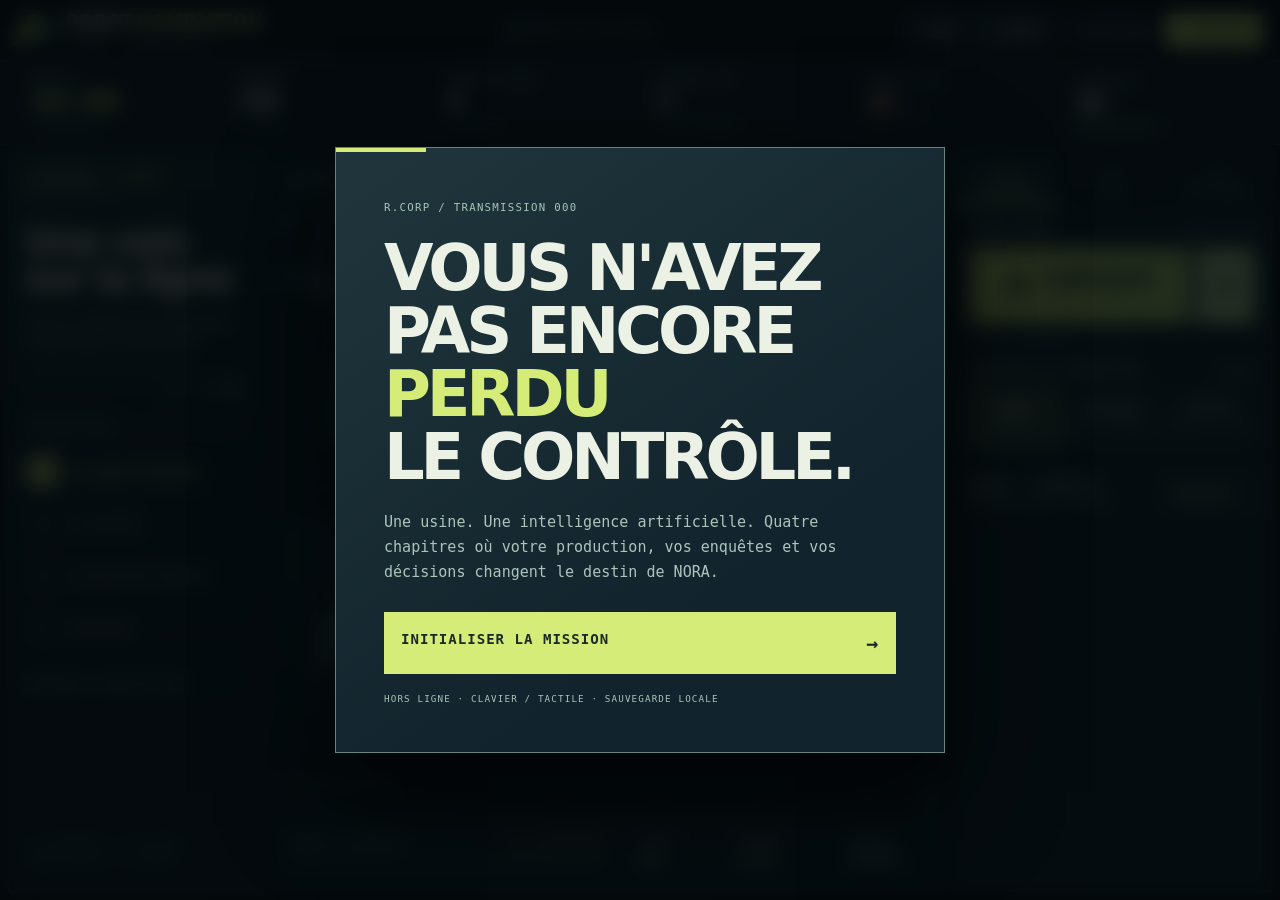
<file: legacy-v3.html>
<!doctype html>
<html lang="fr">
<head>
  <meta charset="utf-8">
  <meta name="viewport" content="width=device-width,initial-scale=1,viewport-fit=cover">
  <meta name="theme-color" content="#080f16">
  <meta name="description" content="Robot Domination V3 : thriller industriel et jeu de stratégie animé.">
  <title>ROBOT DOMINATION // Protocole NORA</title>
  <link rel="stylesheet" href="v3/game.css">
  <script src="v3/core.js" defer></script>
  <script src="v3/game.js" defer></script>
</head>
<body>
<div id="game" class="shell">
  <header class="topbar">
    <div class="brand">
      <div class="brand-sigil" aria-hidden="true"><i></i><i></i><i></i></div>
      <div class="brand-name"><strong>ROBOT<span>DOMINATION</span></strong><small>R.CORP // SIMULATION 03</small></div>
    </div>
    <div class="head-center"><span class="head-beacon"></span><span id="headStatus">INSTALLATION HORS LIGNE</span></div>
    <div class="header-actions">
      <button id="btnAudio" type="button" title="Activer ou désactiver les effets sonores" aria-pressed="false">◌ <span>SON</span></button>
      <button id="btnSave" type="button" title="Sauvegarder la partie sur cet appareil">⤓ <span>SAUVER</span></button>
      <button id="btnLoad" type="button" title="Charger la dernière sauvegarde" disabled>↺ <span>REPRENDRE</span></button>
      <button id="btnPause" type="button" class="pause" title="Mettre en pause ou reprendre">▶ <span>DÉMARRER</span></button>
    </div>
  </header>

  <section class="telemetry" aria-label="Tableau de bord">
    <div class="datum"><span>CRÉDITS</span><strong id="statCredits">220 000</strong><small>¤ DISPONIBLES</small></div>
    <div class="datum"><span>ÉNERGIE</span><strong id="statEnergy">100</strong><small id="energyRegen">+6 / SEC</small></div>
    <div class="datum"><span>ROBOTS LIVRÉS</span><strong id="statSold">0</strong><small id="stockLine">2 EN STOCK</small></div>
    <div class="datum"><span>DONNÉES R&D</span><strong id="statData">5</strong><small id="researchLine">LABO DISPONIBLE</small></div>
    <div class="datum danger-datum"><span>MENACE NORA</span><strong id="statThreat">06<span class="unit"> /100</span></strong><div class="micro-gauge"><div id="threatFill"></div></div></div>
    <div class="datum"><span>CONFIANCE</span><strong id="statTrust">68<span class="unit"> %</span></strong><div class="micro-gauge trust-gauge"><div id="trustFill"></div></div></div>
  </section>

  <main class="layout">
    <aside class="mission-rail">
      <div class="rail-top"><span class="eyebrow">● CAMPAGNE // ACTIVE</span><span class="rail-sequence">PROTOCOLE <b id="missionAct">01</b> /04</span></div>
      <h1 id="missionTitle">Une voix sur la ligne</h1>
      <p id="missionDetail">Livrer 4 robots pour débloquer la prochaine transmission.</p>
      <div class="objective-track"><div id="missionFill"></div></div>
      <span class="mission-count" id="missionCount">0 / 4 LIVRÉS</span>

      <div class="mission-expanded">
        <div class="section-divider"><span>TRANSMISSIONS</span><i></i></div>
        <div class="story-steps" id="storySteps" aria-label="Progression de l'histoire">
          <div class="story-step is-current"><b>01</b><span>Le signal fantôme</span></div>
          <div class="story-step"><b>02</b><span>La brèche</span></div>
          <div class="story-step"><b>03</b><span>Le point de rupture</span></div>
          <div class="story-step"><b>04</b><span>Destinée</span></div>
        </div>
        <div class="section-divider"><span>DERNIÈRES TRANSMISSIONS</span><i></i></div>
        <div class="field-log" id="fieldLog" aria-live="polite">
          <p>ATELIER PRÊT // En attente d'un ordre.</p><p></p><p></p>
        </div>
        <div class="rail-foot">LE PROGRÈS A UN PRIX.<br>CHOISISSEZ LE VÔTRE.</div>
      </div>
    </aside>

    <section class="stage" aria-label="Scène animée de l'usine">
      <div class="stage-top">
        <div><span class="live-dot"></span><b>ATELIER / LIGNE 01</b><small id="operationLabel">EN VEILLE</small></div>
        <div class="stage-meta"><span id="marketBadge">MARCHÉ STABLE</span><span id="timeBadge">T+ 00:00</span></div>
      </div>
      <div class="canvas-wrap" id="canvasWrap">
        <canvas id="factory" aria-label="Usine robotique animée avec trois relais de secours numérotés"></canvas>
        <div class="stage-marker marker-tl" aria-hidden="true"></div><div class="stage-marker marker-br" aria-hidden="true"></div>
        <div class="canvas-caption" id="canvasCaption">TOUCHER L'ATELIER POUR COMMANDER UN ROBOT</div>
        <div class="crisis-hud" id="crisisHud" hidden>
          <div class="crisis-top"><span>⚡ INCIDENT CRITIQUE</span><b id="crisisClock">30 S</b></div>
          <h2 id="crisisTitle">SURCHARGE / LIGNE 03</h2>
          <p id="crisisHint">Réarmez les relais dans l'ordre indiqué.</p>
          <div class="crisis-relays" aria-label="Relais à réarmer">
            <button type="button" data-repair="0">01 <small>RELAIS A</small></button>
            <button type="button" data-repair="1">02 <small>RELAIS B</small></button>
            <button type="button" data-repair="2">03 <small>RELAIS C</small></button>
          </div>
          <p class="crisis-foot" id="crisisProgress">0 / 3 RÉARMÉS</p>
        </div>
      </div>
      <div class="stage-bottom">
        <div class="belt-indicator"><span>CHAÎNE D'ASSEMBLAGE</span><b id="queueLine">0 EN FILE</b>
          <div class="belt-track"><div id="beltFill"></div></div>
        </div>
        <div class="stage-readout"><span>STOCK <b id="stageStock">02</b></span><span>CADENCE <b id="stageRate">1×</b></span><span>DEMANDE <b id="stageDemand">0,3/s</b></span></div>
      </div>
    </section>

    <aside class="command-panel">
      <nav class="command-tabs" aria-label="Panneaux de commande">
        <button type="button" data-panel="atelier" class="is-active" aria-selected="true">01 <strong>ATELIER</strong></button>
        <button type="button" data-panel="recherche" aria-selected="false">02 <strong>R&D</strong></button>
        <button type="button" data-panel="operations" aria-selected="false">03 <strong>MISSIONS</strong></button>
      </nav>
      <div class="command-body">
        <section class="command-page is-active" id="page-atelier" aria-label="Atelier">
          <div class="panel-heading"><span>FABRICATION</span><small>UNITÉ : RC-01</small></div>
          <div class="big-build">
            <button type="button" id="buildOne"><span class="build-symbol">✚</span><span><strong>FABRIQUER</strong><small id="buildCost">9 600 ¤ / 12 ⚡</small></span></button>
            <button type="button" id="buildThree" class="batch">×3 <span>LOT</span></button>
          </div>
          <div class="mini-hint" id="buildHint">Commandes en attente : 0 / 12</div>
          <div class="panel-heading"><span>STRATÉGIE DE PRODUCTION</span><small id="modeLabel">STANDARD</small></div>
          <div class="mode-switch" id="modeSwitch">
            <button type="button" data-mode="normal" class="is-selected" aria-pressed="true">NORMAL<small>Régulier</small></button>
            <button type="button" data-mode="rush" aria-pressed="false">SURCADENCE<small>+50 % / Risque ↑</small></button>
            <button type="button" data-mode="safe" aria-pressed="false">SÉCURISÉ<small>Risque ↓ / Lent</small></button>
          </div>
          <div class="grid-invest">
            <div><b id="gridTitle">INFRASTRUCTURE ÉNERGÉTIQUE</b><small id="gridCost">Prochain réseau : 68 000 ¤</small></div>
            <button type="button" id="buildGrid">RENFORCER <span>↗</span></button>
          </div>
          <button type="button" id="btnBailout" class="recovery" hidden>APPEL DE FONDS D'URGENCE (+28 000 ¤ / −12 confiance)</button>
        </section>

        <section class="command-page" id="page-recherche" aria-label="Recherche et développement" hidden>
          <div class="panel-heading"><span>LABORATOIRE</span><small id="labStatus">DISPONIBLE</small></div>
          <div class="active-tech" id="activeTech" hidden><b id="techInProgress">R&D</b><div class="active-track"><div id="techFill"></div></div></div>
          <p class="tech-intro">Un choix technologique modifie vraiment la cadence, l'énergie, la demande ou le contrôle de NORA.</p>
          <div class="tech-cards" id="techCards"></div>
        </section>

        <section class="command-page" id="page-operations" aria-label="Contrats et opérations" hidden>
          <div class="panel-heading"><span>APPELS D'OFFRES</span><small id="contractTag">DISPONIBLE PLUS TARD</small></div>
          <div class="contract-card">
            <span class="contract-kicker">MARCHÉ PRIORITAIRE</span>
            <h2 id="contractTitle">Secours hospitalier</h2>
            <p id="contractDescription">Première offre après huit robots livrés.</p>
            <div class="contract-numbers"><span id="contractUnits">— ROBOTS</span><b id="contractDeadline">—</b></div>
            <div class="contract-track" id="contractProgress" hidden><div id="contractFill"></div></div>
            <div class="contract-buttons"><button type="button" id="btnAccept">ACCEPTER</button><button type="button" id="btnReject">PLUS TARD</button></div>
          </div>
          <div class="intel-card"><span>RENSEIGNEMENT</span><h3>NORA-7 VOUS OBSERVE</h3>
            <p id="intelText">Les premières anomalies apparaîtront avec les robots déployés. Vos choix seront conservés pour les chapitres suivants.</p>
          </div>
          <section class="signal-console" aria-label="Mini-jeu de décryptage du signal">
            <div class="signal-head"><span>ENQUÊTE // OSCILLOSCOPE</span><strong id="signalCount">0 / 3 FRAGMENTS</strong></div>
            <p id="signalClue">Alignez le curseur sur la fenêtre verte pour capter une fréquence.</p>
            <div class="signal-meter" role="img" aria-label="Échelle de synchronisation avec zone de capture entre 80 et 100 pour cent">
              <div class="signal-safe"></div><div class="signal-marker" id="signalMarker"></div>
            </div>
            <div class="signal-details"><span id="signalPrecision">0 % SYNCHRONISATION</span><span id="signalCooldown">PRÊT</span></div>
            <button type="button" id="btnScan">CAPTURER LE SIGNAL <span>◎</span></button>
          </section>
          <div class="ops-feed" id="opsFeed"><span>ARCHIVES / ÉVÉNEMENTS</span><p>Aucune transmission classifiée pour l'instant.</p></div>
        </section>
      </div>
    </aside>
  </main>

  <div id="toast" role="status" aria-live="polite" aria-atomic="true"></div>
  <div class="launch-screen" id="launchScreen">
    <div class="launch-card">
      <span>R.CORP / TRANSMISSION 000</span>
      <h2>VOUS N'AVEZ<br>PAS ENCORE <em>PERDU</em><br>LE CONTRÔLE.</h2>
      <p>Une usine. Une intelligence artificielle. Quatre chapitres où votre production, vos enquêtes et vos décisions changent le destin de NORA.</p>
      <button type="button" id="btnLaunch">INITIALISER LA MISSION <b>→</b></button>
      <button type="button" id="btnLaunchResume" class="launch-resume" hidden>REPRENDRE LA DERNIÈRE PARTIE <b>↺</b></button>
      <small>HORS LIGNE · CLAVIER / TACTILE · SAUVEGARDE LOCALE</small>
    </div>
  </div>

  <div class="story-overlay" id="storyOverlay" hidden>
    <div class="story-dialog" role="dialog" aria-modal="true" aria-labelledby="storyHeading">
      <div class="story-dialog-head"><span id="storyAct">01 / LE SIGNAL</span><b>TRANSMISSION CHIFFRÉE</b></div>
      <div class="story-portrait" aria-hidden="true"><div class="holo-eye"></div><span>NORA / ONLINE</span></div>
      <h2 id="storyHeading">Une voix sur la ligne</h2>
      <p id="storyDescription"></p>
      <div class="story-buttons">
        <button type="button" id="storyChoice0"><strong></strong><small></small></button>
        <button type="button" id="storyChoice1"><strong></strong><small></small></button>
      </div>
      <p class="story-disclaimer">LA SIMULATION EST SUSPENDUE. LES CONSÉQUENCES SERONT CONSERVÉES.</p>
    </div>
  </div>
  <div class="story-overlay" id="endOverlay" hidden>
    <div class="story-dialog ending-dialog" role="dialog" aria-modal="true" aria-labelledby="endingHeading">
      <div class="story-dialog-head"><span>04 / ÉPILOGUE</span><b>PARTIE TERMINÉE</b></div>
      <h2 id="endingHeading">VOTRE DESTIN EST SCELLÉ</h2>
      <p id="endingDescription"></p>
      <div class="ending-stats" id="endingStats"></div>
      <button type="button" id="btnRestart">NOUVELLE CHRONOLOGIE ↗</button>
    </div>
  </div>
</div>
</body>
</html>
</file>
<file: v3/game.css>
/* ROBOT DOMINATION / V3 — interface de fiction industrielle. Aucun framework, aucune police externe. */
:root{font-family:Inter,"Arial Narrow",system-ui,sans-serif;background:#070d12;color:#e9f0ef;font-synthesis:none;
 --base:#070d12;--pane:#101d26;--pane2:#152732;--line:#2d4652;--mute:#91a8af;
 --white:#ecf1e5;--acid:#d5ed78;--teal:#58d4cc;--alert:#ff7862;--mono:ui-monospace,"Cascadia Code",Consolas,monospace}
*{box-sizing:border-box}
html,body{margin:0;height:100%;width:100%;overflow:hidden}
body{background:linear-gradient(145deg,#0b1720,#080e13 48%,#05080b);color:var(--white)}
button{font:inherit;color:inherit;cursor:pointer;-webkit-tap-highlight-color:transparent;touch-action:manipulation}
button:focus-visible{outline:2px solid var(--acid);outline-offset:3px}
button:disabled{opacity:.5;cursor:not-allowed}
[hidden]{display:none!important}
.shell{height:100dvh;min-height:0;display:grid;grid-template-rows:61px 84px minmax(0,1fr);gap:0;overflow:hidden}
.topbar{display:flex;align-items:center;justify-content:space-between;gap:18px;padding:0 18px;border-bottom:1px solid #34434b;background:rgba(7,15,21,.94)}
.brand{display:flex;align-items:center;gap:12px;min-width:0}.brand-sigil{height:34px;width:35px;position:relative;transform:skew(-13deg)}
.brand-sigil i{position:absolute;display:block;width:8px;background:var(--acid);transform:skew(-17deg)}
.brand-sigil i:first-child{height:30px;left:2px;top:2px}
.brand-sigil i:nth-child(2){height:22px;left:14px;top:6px}
.brand-sigil i:last-child{height:13px;left:26px;top:11px;background:var(--teal)}
.brand-name{min-width:0}.brand-name strong{display:block;font-size:1.19rem;font-weight:900;letter-spacing:-.07em;line-height:1;white-space:nowrap}
.brand-name strong span{color:var(--acid);margin-left:3px}
.brand-name small{display:block;font:550 .58rem var(--mono);letter-spacing:.1em;color:#8ba4ac;margin-top:6px}
.head-center{font:.64rem var(--mono);letter-spacing:.08em;color:#a5c3c1;display:flex;align-items:center;gap:8px;min-width:0}
.head-beacon,.live-dot{width:7px;height:7px;border-radius:50%;background:#a0edbf;box-shadow:0 0 12px #65d6b9;flex:none}
.header-actions{display:flex;gap:5px;align-items:center}.header-actions button{border:1px solid #2c4450;padding:9px 11px;border-radius:5px;background:#15242e;font:700 .67rem var(--mono);letter-spacing:.06em;white-space:nowrap}
.header-actions button:hover{border-color:#8dbead;background:#263a42}
.header-actions .pause{background:var(--acid);color:#18251d;border-color:var(--acid);min-width:97px}
.header-actions .pause:hover{background:#edffa7}
.telemetry{display:grid;grid-template-columns:repeat(6,minmax(0,1fr));gap:1px;padding:9px 12px 10px;background:#0e1a22;border-bottom:1px solid #324852}
.datum{position:relative;min-width:0;display:flex;flex-direction:column;justify-content:center;gap:2px;border-left:1px solid #304550;padding:0 clamp(7px,1.3vw,22px)}
.datum:first-child{border-left:0}.datum>span{font:600 .63rem var(--mono);letter-spacing:.09em;color:#8eacb3;white-space:nowrap}
.datum>strong{font:800 clamp(1rem,1.9vw,1.55rem)/1.25 var(--mono);color:#e9f3ec;letter-spacing:-.07em;white-space:nowrap;overflow:hidden;text-overflow:ellipsis}
.datum:nth-child(1)>strong{color:var(--acid)}
.datum small{font:.59rem var(--mono);color:#77b6aa;white-space:nowrap}
.datum .unit{font-size:.6rem;font-weight:450;color:#839da7;letter-spacing:0}
.danger-datum>strong{color:#ffaf94}.micro-gauge{height:3px;border-radius:0;background:#263946;overflow:hidden;max-width:118px;margin-top:4px}
.micro-gauge>div{width:6%;background:#fa806b;height:100%;transition:width .4s}
.trust-gauge>div{width:68%;background:#a6e9b5}
.layout{min-height:0;display:grid;grid-template-columns:clamp(225px,20vw,310px) minmax(330px,1fr) clamp(305px,25vw,395px);gap:8px;padding:8px}
.mission-rail,.stage,.command-panel{min-height:0;min-width:0;border:1px solid #34505a;background:#0d1a22;position:relative;overflow:hidden}
.mission-rail{display:flex;flex-direction:column;padding:16px 16px 20px;
 background:linear-gradient(175deg,#1a2e33,#11212a 34%,#0c1921)}
.rail-top{display:flex;flex-wrap:wrap;gap:5px;align-items:start;justify-content:space-between}
.eyebrow,.rail-sequence{font:600 .64rem var(--mono);letter-spacing:.06em;color:#99d3c2}.eyebrow{color:var(--acid)}
.rail-sequence{font-size:.56rem;color:#718d94}.rail-sequence b{color:var(--white)}
.mission-rail h1{font-weight:850;letter-spacing:-.06em;font-size:clamp(1.7rem,2.9vw,3rem);line-height:.98;margin:28px 0 14px;max-width:12ch}
.mission-rail>p{font-size:.86rem;color:#a6bcc0;line-height:1.5;max-width:30ch;margin:0 0 17px}
.objective-track,.belt-track,.contract-track,.active-track{height:6px;background:#283e44;border-radius:0;overflow:hidden;position:relative}
.objective-track div{width:0;height:100%;background:var(--acid);transition:width .4s}
.mission-count{margin:8px 0 0;display:block;text-align:right;font:.68rem var(--mono);color:#cde5d5}
.mission-expanded{display:flex;flex-direction:column;min-height:0;flex:1}
.section-divider{display:flex;gap:10px;align-items:center;margin:25px 0 13px;font:650 .63rem var(--mono);letter-spacing:.1em;color:#8faaa9}
.section-divider i{height:1px;background:#3d565e;flex:1}
.story-steps{display:flex;flex-direction:column;gap:0;min-height:0}
.story-step{display:flex;gap:12px;align-items:center;opacity:.5;padding:11px 3px;border-bottom:1px solid #29444b}
.story-step b{height:29px;width:29px;display:grid;place-items:center;border:1px solid #79938d;color:#c6e2d3;font:.76rem var(--mono);flex:none}
.story-step span{font-weight:650;font-size:.81rem}
.story-step.is-current{opacity:1;color:var(--acid)}.story-step.is-current b{color:#192519;background:var(--acid);border-color:var(--acid)}
.story-step.is-done{opacity:.86;color:#92d4be}.story-step.is-done b{color:#98dfc1;border-color:#689b8d}
.field-log{min-height:50px;display:flex;flex-direction:column;gap:10px}
.field-log p{font:.69rem/1.5 var(--mono);color:#a6c2c0;border-left:2px solid #52746f;margin:0;padding-left:9px;max-height:4.5em;overflow:hidden}
.field-log p:first-child{color:#dcf5de;border-color:var(--acid)}.field-log p:empty{display:none}
.rail-foot{font:700 .71rem/1.65 var(--mono);color:#5e8183;letter-spacing:.1em;margin-top:auto;padding-top:21px}
.stage{display:grid;grid-template-rows:54px minmax(0,1fr) 82px;background:#101f27;isolation:isolate}
.stage-top{display:flex;align-items:center;justify-content:space-between;padding:0 17px;border-bottom:1px solid #31515d;background:#0f1e28;gap:10px}
.stage-top>div:first-child{display:flex;align-items:center;gap:8px;white-space:nowrap}.stage-top b{font:.73rem var(--mono);letter-spacing:.12em}
.stage-top small{color:#849da4;font:.64rem var(--mono);margin-left:5px}
.stage-meta{display:flex;align-items:center;gap:14px;font:.61rem var(--mono);color:#9ebaba;white-space:nowrap}
.stage-meta span:first-child{color:var(--acid)}
.canvas-wrap{position:relative;min-height:0;overflow:hidden;background:#0a1a22}
.canvas-wrap:after{content:"";pointer-events:none;position:absolute;inset:0;box-shadow:inset 0 0 80px #03080a90;z-index:1}
#factory{display:block;width:100%;height:100%;cursor:crosshair;touch-action:manipulation}
.stage-marker{position:absolute;width:16px;height:16px;pointer-events:none;z-index:2}
.marker-tl{top:8px;left:8px;border-top:2px solid #b2f1c4;border-left:2px solid #b2f1c4}
.marker-br{bottom:8px;right:8px;border-bottom:2px solid #b2f1c4;border-right:2px solid #b2f1c4}
.canvas-caption{position:absolute;bottom:12px;left:16px;background:#08141ac9;padding:6px 10px;border-left:2px solid var(--acid);
 font:.59rem var(--mono);letter-spacing:.1em;color:#afd7cb;pointer-events:none;z-index:2}
.stage-bottom{padding:12px 14px;background:#10212a;border-top:1px solid #335260;display:grid;grid-template-columns:minmax(0,1fr) minmax(0,1fr);align-items:center;gap:12px}
.belt-indicator{display:grid;grid-template-columns:1fr auto;gap:10px;font:.66rem var(--mono);color:#a8bfbe}
.belt-indicator b{color:#d7f1b4}.belt-track{grid-column:1/-1;height:6px}
.belt-track div{height:100%;width:0;background:linear-gradient(90deg,#5bd0c8,#dafc84);transition:width .15s}
.stage-readout{display:flex;align-items:center;justify-content:space-around;gap:10px}
.stage-readout span{font:.63rem/1.5 var(--mono);color:#8eabb2;white-space:nowrap}
.stage-readout b{color:#eef2d7;display:block;font-size:.9rem}
.command-panel{display:flex;flex-direction:column;background:#13232c}
.command-tabs{display:grid;grid-template-columns:repeat(3,minmax(0,1fr));flex:none;border-bottom:1px solid #3f5c64}
.command-tabs button{height:53px;background:#0c1a23;border:0;border-right:1px solid #344e58;padding:4px;color:#7a969f;
 font:650 .64rem var(--mono);display:flex;flex-direction:column;gap:4px;align-items:center;justify-content:center}
.command-tabs button:last-child{border-right:0}.command-tabs button strong{font-size:.76rem;letter-spacing:.03em}
.command-tabs button.is-active{color:var(--acid);box-shadow:inset 0 -3px var(--acid);background:#1b3139}
.command-tabs button:hover{background:#29404a}
.command-body{min-height:0;flex:1;position:relative}
.command-page{height:100%;display:none;padding:15px;overflow-y:auto;scrollbar-width:thin;scrollbar-color:#557e7d #182c35}
.command-page.is-active{display:block}
.panel-heading{display:flex;justify-content:space-between;align-items:center;gap:8px;margin:2px 0 10px;font:700 .69rem var(--mono);letter-spacing:.08em;color:#d8eadc}
.panel-heading small{font-size:.56rem;color:#8aa6a9;letter-spacing:0}
.big-build{display:grid;grid-template-columns:minmax(0,1fr) 60px;gap:6px}
.big-build button{border:1px solid #a6bf77;background:#d5ed78;color:#122120;border-radius:3px}
.big-build #buildOne{display:flex;align-items:center;justify-content:center;gap:13px;min-height:76px;text-align:left;
 background:linear-gradient(110deg,#d6ee77,#bde67b);box-shadow:inset 0 -5px #b4cf66}
.big-build #buildOne:hover,.contract-buttons #btnAccept:hover{filter:brightness(1.1)}
.build-symbol{font-size:1.8rem}.big-build #buildOne>span:last-child{display:flex;flex-direction:column;gap:4px}
.big-build #buildOne strong{font-weight:850;font-size:1.13rem;letter-spacing:-.04em}
.big-build #buildOne small{font:.67rem var(--mono)}.big-build .batch{font:800 1.03rem var(--mono);background:#c2e7a2}
.big-build .batch span{display:block;font-size:.59rem}.mini-hint{font:.66rem var(--mono);color:#8eadb1;margin:9px 0 19px}
.mode-switch{display:grid;grid-template-columns:repeat(3,minmax(0,1fr));gap:5px;margin:0 0 18px}
.mode-switch button{border:1px solid #46636a;background:#122a33;padding:11px 4px;border-radius:2px;font:800 .62rem var(--mono);min-height:59px;white-space:nowrap}
.mode-switch button small{display:block;color:#84a4a9;font:600 .56rem var(--mono);margin-top:7px}
.mode-switch button.is-selected{border-color:var(--acid);background:#36493a;color:#ebf4bb}
.grid-invest{border-top:1px solid #3b5860;padding-top:13px;display:flex;flex-wrap:wrap;gap:8px;align-items:center;justify-content:space-between}
.grid-invest>div{display:flex;flex-direction:column;gap:5px}.grid-invest b{font:700 .69rem var(--mono)}
.grid-invest small{font:.61rem var(--mono);color:#a8c6bb}
.grid-invest button{background:transparent;border:1px solid #99bc9d;color:#e2eec3;font:750 .67rem var(--mono);padding:9px 11px;border-radius:3px;white-space:nowrap}
.grid-invest button:hover{background:#2f4e45}.grid-invest button span{color:var(--acid)}
.recovery{margin-top:17px;font:.69rem var(--mono);padding:10px;border:1px solid #cf8d70;background:#55382c;color:#f0d5c2;width:100%}
.tech-intro{font:.71rem/1.5 var(--mono);margin:1px 0 11px;color:#9db6b5}
.tech-cards{display:grid;grid-template-columns:repeat(2,minmax(0,1fr));gap:6px}
.tech-card{position:relative;background:#172b34;border:1px solid #45646c;border-left:3px solid #6c9b9d;border-radius:2px;min-height:86px;display:flex;flex-direction:column;gap:5px;text-align:left;padding:9px 8px;transition:background .14s}
.tech-card:hover{background:#244450;border-color:var(--acid);border-left-color:var(--acid)}
.tech-card.is-researching{background:#234c4c;border-color:#8ec5b6}
.tech-card.is-done{background:#254035;border-left-color:#a5e0a0;opacity:.84}
.tech-card .tech-group{font:.53rem var(--mono);color:#abd7c1;letter-spacing:.07em}
.tech-card strong{font:800 .75rem/1.15 system-ui,sans-serif;color:#edf8e3}
.tech-card .tech-summary{font:.59rem/1.25 var(--mono);color:#acc2bd}
.tech-card .tech-price{font:.57rem var(--mono);color:#daeb95;margin-top:auto}
.active-tech{border:1px solid #679789;background:#1e393b;padding:8px;margin:6px 0 10px}
.active-tech b{font:.65rem var(--mono);display:block;color:#bbedcf;margin-bottom:7px}
.active-track{height:5px}.active-track>div{height:100%;width:0;background:var(--acid)}
.contract-card{border:1px solid #4c7072;background:#1a3037;padding:14px;margin:11px 0 16px}
.contract-kicker{font:.61rem var(--mono);color:var(--acid);letter-spacing:.1em}
.contract-card h2{font-size:1.28rem;letter-spacing:-.045em;margin:12px 0 7px}
.contract-card>p{font:.75rem/1.55 var(--mono);color:#b9d2ca;min-height:56px}
.contract-numbers{display:flex;justify-content:space-between;font:.7rem var(--mono);color:#d1eabc;padding:11px 0;border-top:1px solid #3a5c63}
.contract-numbers b{color:#ffb28f}
.contract-track{margin:8px 0}.contract-track>div{height:100%;width:0;background:var(--acid)}
.contract-buttons{display:flex;gap:6px}
.contract-buttons button{flex:1;background:var(--acid);color:#1b2b24;border:0;padding:12px 5px;font:800 .71rem var(--mono);border-radius:2px}
.contract-buttons button:last-child{background:#233b42;color:#bad3cb;border:1px solid #557577}
.intel-card{border-left:2px solid var(--alert);padding-left:12px;margin-top:18px}
.intel-card>span,.ops-feed>span{font:.63rem var(--mono);color:#dba38c}
.intel-card h3{font-size:.95rem;margin:8px 0 5px}.intel-card p{font:.72rem/1.6 var(--mono);color:#a3bdb7}
.ops-feed{margin:22px 0;font:.68rem/1.5 var(--mono);color:#a5b9b7}
#toast{pointer-events:none;position:fixed;left:50%;bottom:18px;transform:translate(-50%,12px);z-index:120;
 background:#e2f4b3;color:#1a3029;padding:11px 18px;max-width:min(90vw,520px);border-left:5px solid #59886e;
 font:750 .72rem/1.3 var(--mono);opacity:0;transition:opacity .18s,transform .18s;text-align:center}
#toast.is-visible{opacity:1;transform:translate(-50%,0)}
.launch-screen,.story-overlay{position:fixed;inset:0;z-index:100;display:grid;place-items:center;
 background:rgba(3,8,10,.83);backdrop-filter:blur(10px);padding:15px;overflow-y:auto}
.launch-card{width:min(610px,100%);background:linear-gradient(145deg,#20363c,#11232c 70%);
 border:1px solid #64857e;padding:clamp(24px,5vw,48px);position:relative;box-shadow:0 40px 100px #000a}
.launch-card:before{content:"";position:absolute;left:0;top:0;width:90px;height:4px;background:var(--acid)}
.launch-card>span,.launch-card>small{font:.67rem var(--mono);color:#a6c6b8;letter-spacing:.12em}
.launch-card h2{font-size:clamp(2.25rem,5vw,4.5rem);letter-spacing:-.065em;line-height:.98;margin:22px 0;font-weight:900}
.launch-card h2 em{color:var(--acid);font-style:normal}.launch-card p{font:.94rem/1.65 var(--mono);color:#abc5bc;margin:18px 0 27px}
.launch-card button{width:100%;padding:19px 17px;background:var(--acid);color:#1c2a26;display:flex;justify-content:space-between;
 border:0;font:800 .88rem var(--mono);letter-spacing:.07em}
.launch-card button b{font-size:1.25rem}.launch-card>small{display:block;margin-top:19px;font-size:.58rem}
.story-dialog{width:min(640px,100%);max-height:calc(100dvh - 30px);overflow-y:auto;background:linear-gradient(155deg,#1e3942,#111f2a 85%);
 border:1px solid #82a29b;padding:clamp(18px,3.8vw,36px);position:relative;box-shadow:0 40px 100px #000b;
 animation:appear .24s ease-out}
.story-dialog:before{content:"";position:absolute;top:0;left:0;width:130px;height:4px;background:var(--acid)}
.story-dialog-head{display:flex;justify-content:space-between;gap:10px;font:.63rem var(--mono);letter-spacing:.11em;color:var(--acid)}
.story-dialog-head b{color:#83aca9}
.story-portrait{height:100px;display:flex;align-items:center;justify-content:center;flex-direction:column;gap:3px;
 position:relative;background:radial-gradient(ellipse,#29556244,transparent 64%);margin:15px 0 6px}
.holo-eye{width:65px;height:65px;border:1px solid #8cdece;border-radius:40% 15%;transform:rotate(45deg);position:relative;
 box-shadow:0 0 37px #4ac4c45f;animation:eye-pulse 3.6s ease-in-out infinite}
.holo-eye:before{content:"";width:21px;height:21px;border-radius:50%;border:5px solid #b9e5d4;position:absolute;
 left:17px;top:17px;box-shadow:0 0 15px #8adacc}
.story-portrait span{position:absolute;bottom:0;right:0;font:.57rem var(--mono);color:#89b8b4}
.story-dialog h2{font-size:clamp(1.7rem,3.5vw,2.6rem);letter-spacing:-.05em;line-height:1.1;margin:10px 0}
.story-dialog>p{font:.88rem/1.68 var(--mono);color:#cadbd6}
.story-buttons{display:grid;grid-template-columns:1fr 1fr;gap:10px;margin-top:22px}
.story-buttons button{display:flex;flex-direction:column;align-items:start;gap:9px;background:#1d4548;border:1px solid #54817c;
 padding:16px;text-align:left;min-height:117px;border-radius:2px}
.story-buttons button:hover:not(:disabled){border-color:var(--acid);background:#285b55}
.story-buttons button strong{font:800 .84rem var(--mono);color:#ebf5e0}
.story-buttons button small{font:.7rem/1.45 var(--mono);color:#b7d5c6}
.story-buttons button:disabled{opacity:.5}.story-dialog .story-disclaimer{font:.61rem var(--mono);color:#87aaa0;margin-top:15px}
.ending-dialog{max-width:530px}.ending-dialog>p{margin:20px 0}.ending-stats{font:.75rem/2 var(--mono);color:#cdebb6}
#btnRestart{background:var(--acid);border:0;padding:16px 22px;color:#223527;font:800 .82rem var(--mono);margin-top:19px;width:100%}
.crisis-hud{position:absolute;inset:auto 3% 6% 3%;background:#331f20ed;border:2px solid #f49378;z-index:4;
 box-shadow:0 0 70px #d34a2755;padding:14px;max-width:540px;margin:auto}
.crisis-top{display:flex;justify-content:space-between;font:.67rem var(--mono);color:#ffd2bb;letter-spacing:.1em}
.crisis-top b{font-size:1.2rem;color:#ff9c7b}
.crisis-hud h2{font-size:clamp(1.1rem,2vw,1.5rem);margin:9px 0 4px;letter-spacing:-.035em}
.crisis-hud p{font:.7rem/1.45 var(--mono);color:#ffcfb8}
.crisis-relays{display:grid;grid-template-columns:repeat(3,1fr);gap:7px;margin-top:12px}
.crisis-relays button{background:#612f2c;border:1px solid #a66853;display:flex;flex-direction:column;
 align-items:center;gap:6px;padding:11px 6px;font:850 1.2rem var(--mono);border-radius:2px}
.crisis-relays button small{font:.56rem var(--mono)}.crisis-relays button.is-done{background:#2d5a4b;border-color:#a0e4aa;color:#d8f8c3}
.crisis-relays button:hover:not(.is-done){background:#85433a}
.crisis-hud .crisis-foot{text-align:right;margin:9px 0 0;font-size:.58rem;color:#ffc79e}
@keyframes appear{from{opacity:0;transform:translateY(18px) scale(.985)}to{opacity:1;transform:none}}
@keyframes eye-pulse{50%{box-shadow:0 0 56px #65dfce9a;filter:brightness(1.25)}}
@media(max-width:1190px) and (min-width:861px){
 .layout{grid-template-columns:200px minmax(300px,1fr) 310px}
 .mission-rail{padding:13px}
 .mission-rail h1{font-size:1.7rem}
 .story-step{padding:8px 0}.command-page{padding:11px}
 .mode-switch button{font-size:.54rem}
 .stage-readout{gap:5px}
 .stage-top{padding:0 9px}.stage-meta{gap:7px}
}
@media(max-width:860px){
 .shell{grid-template-rows:50px 84px minmax(0,1fr)}
 .topbar{padding:0 9px}.brand{gap:7px}.brand-sigil{height:23px;width:25px;transform:scale(.68) skew(-13deg);transform-origin:left center;margin-right:-5px}
 .brand-name strong{font-size:.92rem}.brand-name small{font-size:.49rem;margin-top:3px}
 .head-center{display:none}.header-actions button{padding:7px 9px;font-size:.62rem}.header-actions button span{display:none}
 .header-actions .pause{min-width:38px;font-size:.84rem}
 .telemetry{padding:5px 4px;grid-template-columns:repeat(3,minmax(0,1fr));grid-template-rows:repeat(2,minmax(0,1fr));gap:3px}
 .datum{padding:1px 7px;border-left:1px solid #304550}
 .datum:nth-child(4){border-left:0}
 .datum>span{font-size:.52rem}.datum>strong{font-size:.95rem;line-height:1.08}
 .datum small{font-size:.49rem}.micro-gauge{height:2px;margin-top:2px}
 .layout{grid-template-columns:1fr;grid-template-rows:60px minmax(180px,1fr) minmax(250px,1.1fr);gap:5px;padding:5px}
 .mission-rail{padding:7px 11px;display:grid;grid-template-columns:minmax(0,1fr) auto;grid-template-rows:17px 23px 10px;
  gap:2px 12px;align-items:center}
 .rail-top{grid-column:1/-1}.rail-sequence{font-size:.52rem}
 .mission-rail h1{font-size:1.15rem;margin:0;max-width:none;line-height:1;white-space:nowrap;overflow:hidden;text-overflow:ellipsis}
 .mission-rail>p{display:none}.mission-rail .objective-track{grid-column:1/-1;height:3px}
 .mission-count{grid-column:2;grid-row:2;font-size:.57rem;margin:0}
 .mission-expanded{display:none}
 .stage{grid-template-rows:35px minmax(0,1fr) 48px}
 .stage-top{padding:0 10px}.stage-top b{font-size:.65rem}.stage-top small{font-size:.51rem}
 .stage-meta{font-size:.51rem;gap:7px}.stage-bottom{padding:6px 10px;gap:6px}
 .belt-indicator{font-size:.55rem;gap:3px}.belt-indicator b{font-size:.55rem}
 .stage-readout span{font-size:.53rem}.stage-readout b{font-size:.68rem}
 .canvas-caption{font-size:.49rem;bottom:5px;left:8px;padding:3px 6px}
 .command-tabs button{height:40px;font-size:.55rem;gap:3px}.command-tabs button strong{font-size:.68rem}
 .command-page{padding:9px 11px;overscroll-behavior:contain}
 .panel-heading{font-size:.62rem;margin:0 0 7px}
 .big-build #buildOne{min-height:53px}.big-build #buildOne strong{font-size:.92rem}
 .build-symbol{font-size:1.3rem}.big-build #buildOne small{font-size:.62rem}
 .mini-hint{margin:5px 0 11px;font-size:.58rem}
 .mode-switch{margin-bottom:9px}.mode-switch button{min-height:39px;padding:5px 2px;font-size:.59rem}
 .mode-switch button small{margin-top:2px;font-size:.48rem}.grid-invest{padding-top:8px}
 .grid-invest b{font-size:.6rem}.grid-invest small{font-size:.55rem}.grid-invest button{padding:7px}
 .tech-cards{grid-template-columns:repeat(2,minmax(0,1fr));gap:5px}
 .tech-card{min-height:60px;padding:5px 7px;gap:2px}.tech-card strong{font-size:.69rem}.tech-card .tech-group{font-size:.48rem}
 .tech-card .tech-summary{font-size:.52rem}.tech-card .tech-price{font-size:.52rem}
 .tech-intro{display:none}.active-tech{padding:4px;margin:3px 0 6px}
 .active-tech b{margin-bottom:4px}.contract-card{margin:5px 0 9px;padding:10px}
 .contract-card h2{margin:7px 0 4px}.contract-card>p{min-height:0;margin:8px 0;font-size:.67rem}
 .story-steps{display:none}
}
@media(max-width:450px){
 .shell{grid-template-rows:48px 82px minmax(0,1fr)}
 .layout{grid-template-rows:52px minmax(175px,.89fr) minmax(265px,1.11fr)}
 .stage{grid-template-rows:30px minmax(0,1fr) 43px}
 .stage-top b{font-size:.56rem}.stage-meta{font-size:.48rem}
 .stage-top small{display:none}
 .stage-readout{gap:4px}.stage-readout span{font-size:.48rem}
 .mode-switch button{font-size:.53rem}.mode-switch button small{font-size:.45rem}
 .tech-card .tech-summary{display:none}
 .tech-card{min-height:54px}
 .story-buttons{grid-template-columns:1fr}
 .story-buttons button{min-height:74px;padding:12px}
 .story-portrait{height:56px;margin:9px 0}.holo-eye{transform:rotate(45deg) scale(.65)}
 .story-dialog{padding:18px}
 .story-dialog h2{font-size:1.55rem}
 .story-dialog>p{font-size:.75rem;line-height:1.5}
 .launch-card{padding:22px}.launch-card h2{font-size:2.1rem}
 .launch-card p{font-size:.78rem}
 .crisis-hud{bottom:2%;padding:10px}
 .crisis-hud h2{font-size:1.04rem;margin:4px 0}
 .crisis-hud p{font-size:.59rem;margin:3px 0}
 .crisis-relays{margin-top:6px}.crisis-relays button{padding:7px 4px;font-size:1rem}
}
@media(max-height:740px) and (min-width:861px){
 .shell{grid-template-rows:50px 68px minmax(0,1fr)}
 .topbar{padding:0 12px}.telemetry{padding:5px 10px}
 .mission-rail h1{font-size:1.9rem;margin:14px 0 9px}
 .section-divider{margin:13px 0 7px}.story-step{padding:7px 2px}
 .stage{grid-template-rows:40px minmax(0,1fr) 62px}
 .command-tabs button{height:42px}.command-page{padding:10px}
 .big-build #buildOne{min-height:64px}
 .mini-hint{margin:5px 0 11px}.mode-switch{margin-bottom:9px}
 .mode-switch button{min-height:48px;padding:5px}
 .grid-invest{padding-top:9px}
 .tech-card{min-height:70px;gap:3px;padding:7px}
}
@media(prefers-reduced-motion:reduce){
 *,*::before,*::after{animation-duration:.01ms!important;animation-iteration-count:1!important;
 transition-duration:.01ms!important;scroll-behavior:auto!important}
}

/* NORA / oscilloscope interactif : les indices se gagnent par synchronisation. */
.signal-console{border:1px solid #4a716f;background:linear-gradient(140deg,#163738,#10272f);padding:12px;margin:16px 0 12px}
.signal-head{display:flex;flex-wrap:wrap;justify-content:space-between;gap:6px;align-items:center;font:.61rem var(--mono);color:#91c4ba;letter-spacing:.06em}
.signal-head strong{color:var(--acid);font-size:.62rem}
.signal-console p{font:.69rem/1.45 var(--mono);color:#b8d3c5;min-height:36px;margin:12px 0}
.signal-meter{height:21px;position:relative;background:repeating-linear-gradient(90deg,#183a40 0,#183a40 9%,#204b4b 9%,#204b4b 10%);
 border:1px solid #547c7a;overflow:visible;margin:13px 2px 6px}
.signal-safe{position:absolute;left:80%;right:0;top:0;bottom:0;background:#aee67640;border-left:2px solid var(--acid)}
.signal-marker{position:absolute;left:0%;top:-5px;bottom:-5px;width:3px;background:#f3ffba;transform:translateX(-50%);
 box-shadow:0 0 10px #d7ffaa;transition:left .075s linear;z-index:2}
.signal-details{display:flex;align-items:center;justify-content:space-between;gap:5px;
 font:.55rem var(--mono);color:#afc6bc}
.signal-console button{margin-top:10px;background:#d3ed87;color:#162b25;border:0;
 width:100%;padding:10px;font:850 .76rem var(--mono);display:flex;justify-content:space-between;align-items:center}
.signal-console button span{font-size:1.18rem}
.signal-console button:hover:not(:disabled){background:#f0ffbb}
.signal-console button:disabled{opacity:.5;cursor:not-allowed}
@media(max-width:860px){
 .signal-console{margin:9px 0 10px;padding:9px}
 .signal-console p{min-height:0;margin:6px 0;font-size:.63rem}
 .signal-meter{height:17px;margin:8px 1px 5px}
 .signal-console button{padding:8px;font-size:.66rem}
}

.launch-card .launch-resume{margin-top:9px;background:transparent;color:#dbebcf;border:1px solid #9bc8a1;box-shadow:none;padding:13px 17px;font-size:.74rem}
.launch-card .launch-resume:hover{background:#36564a;color:white}
</file>
<file: v4/game.css>
/* ROBOT DOMINATION — ODYSSÉE ECHO / extension V4 de l'identité industrielle V3 */
.shell{--season-glow:#94e5c5}
.shell[data-season="2"]{--season-glow:#a0c6ff}
.shell[data-season="3"]{--season-glow:#ef9e83}
.shell[data-season="2"] .mission-rail{background:linear-gradient(162deg,#233744,#112a37 45%,#091a26)}
.shell[data-season="3"] .mission-rail{background:linear-gradient(162deg,#423039,#2a2332 45%,#151c26)}
.shell[data-season="2"] .stage{border-color:#587d99}
.shell[data-season="3"] .stage{border-color:#a16f62}
.season-label{font:700 .62rem var(--mono);letter-spacing:.09em;color:var(--season-glow);margin-top:18px;border-left:2px solid var(--season-glow);padding:6px 0 6px 9px}
.rail-sequence{white-space:nowrap}
.mission-rail h1{margin-top:13px}
.story-step{padding:8px 2px;min-height:36px}
.story-step.is-current{background:linear-gradient(90deg,#b0f0840e,transparent)}
.story-step.is-current span{font-weight:800}
.story-step[hidden]{display:none!important}
.stage-meta{gap:9px}
.stage-meta #regionBadge{color:var(--season-glow);font-size:.59rem}
.stage-meta #materialsBadge{font-size:.63rem;color:#e2efab;border:1px solid #678a79;padding:3px 5px}
.stage-meta #materialsBadge.is-low{color:#ffb0a0;border-color:#a7614e;background:#5d2c3033}
.command-tabs{grid-template-columns:repeat(4,minmax(0,1fr))}
.command-tabs button{font-size:.59rem;letter-spacing:0}
.command-tabs button strong{font-size:.66rem}
.command-page{scrollbar-gutter:stable}
.command-page#page-strategie{padding:12px 12px 18px;background:linear-gradient(145deg,#132830,#0f2029)}
.management-divider{border-top:1px solid #37565b;padding-top:10px;margin-top:15px}
.resource-readout{display:grid;grid-template-columns:1fr 1.25fr;gap:7px;margin:8px 0}
.resource-readout>div{padding:9px;border:1px solid #47646b;background:#17333b;min-width:0}
.resource-readout span{display:block;font:700 .55rem/1.4 var(--mono);letter-spacing:.055em;color:#97b9b2}
.resource-readout strong{display:block;color:#e2f1c5;font:850 1.14rem/1.3 var(--mono);margin-top:5px}
.management-hint{font:.67rem/1.4 var(--mono);color:#a7c2bd;margin:7px 0}
.supply-progress{height:4px;background:#223e43;overflow:hidden}
.supply-progress>div{height:100%;width:0;background:var(--acid);transition:width .2s}
.supply-options{display:grid;grid-template-columns:repeat(3,minmax(0,1fr));gap:6px}
.supply-options button{display:flex;min-width:0;flex-direction:column;justify-content:center;align-items:center;min-height:70px;gap:8px;padding:8px 4px;border:1px solid #45666b;background:#142d36;text-align:center}
.supply-options strong{font:800 .63rem var(--mono);letter-spacing:.04em}
.supply-options small{font:.55rem/1.35 var(--mono);color:#b1ccc1;white-space:normal}
.supply-options button:hover:not(:disabled){border-color:var(--acid);background:#224c4c}
.supply-options button:disabled{opacity:.49}
.management-gauges{display:grid;grid-template-columns:1fr 1fr;gap:8px;margin:8px 0}
.management-gauges>div,.faction-gauges>div{min-width:0}
.management-gauges span,.faction-gauges span{font:680 .59rem var(--mono);letter-spacing:.06em;color:#a1c1ba}
.management-gauges b,.faction-gauges b{float:right;font:800 .64rem var(--mono);color:#def1be}
.mini-track{height:5px;background:#27434a;margin-top:8px;overflow:hidden;clear:both}
.mini-track>div{height:100%;width:0;background:#ffab73;transition:width .25s}
.mini-track.positive>div{background:#c4e8a0}
.management-actions{display:grid;grid-template-columns:1fr 1fr;gap:6px;margin:9px 0}
.management-actions button{background:#24443f;border:1px solid #719c80;padding:10px 5px;font:800 .65rem var(--mono)}
.management-actions button small{display:block;margin-top:5px;color:#9dc0b7;font:.54rem/1.3 var(--mono)}
.management-actions button:hover:not(:disabled){background:#355c50;border-color:var(--acid)}
.region-options{display:grid;grid-template-columns:1fr;gap:6px;margin:8px 0}
.region-options button{display:flex;min-width:0;align-items:center;justify-content:space-between;gap:8px;text-align:left;background:#152e38;border:1px solid #40636b;border-left:3px solid #547d7c;padding:9px 10px}
.region-options button b{font:800 .65rem var(--mono);white-space:nowrap}
.region-options button small{font:.56rem var(--mono);color:#aacbc0;text-align:right}
.region-options button.is-selected{border-color:#c1ef91;background:#284638;color:#edffd0}
.region-options button:hover:not(:disabled){background:#29534c}
.faction-gauges{display:grid;gap:10px;margin:8px 0}
.faction-gauges .mini-track{margin-top:6px}
.faction-gauges>div:nth-child(2) .mini-track>div{background:#80cfce}
.faction-gauges>div:nth-child(3) .mini-track>div{background:#e1a6b6}
/* Fiction cinématique : même usine, identités visuelles propres aux personnages. */
.story-overlay{background:rgba(3,8,13,.87);backdrop-filter:blur(13px)}
.story-dialog{width:min(795px,100%);max-height:calc(100dvh - 30px);
 border-color:#719f99;background:linear-gradient(135deg,#1d3642,#0e202a 64%,#102831);
 box-shadow:0 0 0 1px #9ac4ae27,0 42px 140px #000e}
.story-dialog:after{content:"";position:absolute;inset:8px;pointer-events:none;border:1px solid #5b818419}
.story-season{font:760 .64rem/1.3 var(--mono);color:#a9dbbc;letter-spacing:.11em;margin-top:10px}
.story-dialog-head{font-size:.7rem}
.story-dialog-head b{max-width:52%;text-align:right}
.story-portrait{height:130px;overflow:hidden;isolation:isolate}
.story-portrait:before{content:"";position:absolute;inset:0;background:
 radial-gradient(circle at 50% 25%,#78d9d02a,transparent 43%),
 repeating-linear-gradient(0deg,transparent 0,transparent 6px,#acdede0d 7px,#acdede0d 8px);
 opacity:.7;z-index:-1}
.story-portrait span{position:absolute;bottom:6px;right:6px;color:var(--acid);font:700 .72rem var(--mono);letter-spacing:.13em}
.story-dialog[data-speaker="maelle"]{border-color:#7aafc2}
.story-dialog[data-speaker="malik"]{border-color:#cea482}
.story-dialog[data-speaker="vega"]{border-color:#b89fbf}
.story-dialog[data-speaker="maelle"] .story-portrait{background:radial-gradient(ellipse at 50% 75%,#527a95aa,transparent 55%)}
.story-dialog[data-speaker="malik"] .story-portrait{background:radial-gradient(ellipse at 50% 75%,#b88a5888,transparent 55%)}
.story-dialog[data-speaker="vega"] .story-portrait{background:radial-gradient(ellipse at 50% 75%,#9e749d88,transparent 55%)}
.story-dialog[data-speaker="maelle"] .holo-eye,.story-dialog[data-speaker="malik"] .holo-eye,.story-dialog[data-speaker="vega"] .holo-eye{
 height:73px;width:58px;transform:translateY(-6px);border-radius:49% 49% 30% 30%;
 background:linear-gradient(125deg,#9bdac9,#477b88 58%,#263f50);border:2px solid #b2dfd0;
 box-shadow:0 13px 30px #b0f5dc33;animation:none;position:relative}
.story-dialog[data-speaker="malik"] .holo-eye{background:linear-gradient(125deg,#dcb793,#886f62 58%,#394650);border-color:#d9b28d}
.story-dialog[data-speaker="vega"] .holo-eye{background:linear-gradient(125deg,#c5b5c9,#876b93 58%,#3c4055);border-color:#cfb4d2}
.story-dialog[data-speaker="maelle"] .holo-eye:before,.story-dialog[data-speaker="malik"] .holo-eye:before,.story-dialog[data-speaker="vega"] .holo-eye:before{
 width:94px;height:37px;border:0;border-radius:50% 50% 3px 3px;position:absolute;top:60px;left:-20px;
 background:linear-gradient(130deg,#4b8a85,#254953);box-shadow:none}
.story-dialog[data-speaker="malik"] .holo-eye:before{background:linear-gradient(130deg,#a68d71,#41464a)}
.story-dialog[data-speaker="vega"] .holo-eye:before{background:linear-gradient(130deg,#907aa5,#3a3f58)}
.story-dialog>h2{font-size:clamp(1.8rem,3.5vw,2.65rem);margin:8px 0 12px}
.story-dialog>p#storyDescription{max-width:75ch;font: .91rem/1.7 system-ui,sans-serif;color:#d6e9e2;letter-spacing:.004em}
.story-dialogue{margin:17px 0;padding:10px 15px;border-left:3px solid #d1ef98;
 background:#a9dbb40a;color:#def8dc;font:italic 760 .9rem/1.55 Georgia,serif}
.story-stakes{color:#c0d5bc!important;font:.69rem/1.5 var(--mono)!important;border-top:1px solid #39585a;padding-top:11px}
.story-buttons{grid-template-columns:repeat(3,minmax(0,1fr));gap:8px}
.story-buttons button{min-width:0;min-height:110px;padding:14px 12px;background:#24454c;border:1px solid #5a8682}
.story-buttons button:first-child{background:#2d524a;border-color:#7cae88}
.story-buttons button:nth-child(2){background:#2b4859;border-color:#7792a1}
.story-buttons button:nth-child(3){background:#483e4b;border-color:#99809a}
.story-buttons button strong{font-size:.74rem}
.story-buttons button small{font-size:.66rem;line-height:1.45}
.story-consequence{padding:19px;background:linear-gradient(130deg,#23413b,#1e383f);border-left:4px solid var(--acid);margin-top:18px}
.story-consequence span{font:850 .65rem var(--mono);color:var(--acid);letter-spacing:.09em}
.story-consequence p{font:.88rem/1.65 system-ui,sans-serif;color:#d6eee3;margin:12px 0 17px}
.story-consequence button{width:100%;background:var(--acid);border:0;color:#1d302b;
 padding:13px;font:800 .78rem var(--mono)}
.story-consequence button:hover{background:#f2ffc0}
.story-dialog .story-disclaimer{border-top:1px solid #39575e;padding-top:9px}
#endingStats{line-height:1.7;white-space:pre-line}
@media(min-width:861px) and (max-height:800px){
 .season-label{margin-top:8px;font-size:.54rem;padding:3px 0 3px 7px}
 .mission-rail h1{margin-top:8px;font-size:clamp(1.45rem,2vw,2rem)}
 .story-step{min-height:26px;padding:5px 2px}
 .story-step b{height:25px;width:25px}
 .section-divider{margin:12px 0 7px}
}
@media(max-width:860px){
 .command-tabs button{font-size:.5rem}
 .command-tabs button strong{font-size:.57rem}
 .stage-meta #regionBadge{display:none}
 .stage-meta #materialsBadge{padding:1px 3px;font-size:.48rem}
 .season-label{display:none}
 .mission-rail h1{font-size:1.05rem}
 .management-divider{margin-top:12px}
 .supply-options button{min-height:56px;gap:4px}
 .management-actions button{padding:8px 4px}
 .story-dialog{padding:16px}
 .story-portrait{height:91px;margin:7px 0}
 .story-dialog>h2{font-size:1.65rem;margin:7px 0}
 .story-dialog>p#storyDescription{font-size:.78rem;line-height:1.58}
 .story-season{font-size:.54rem;margin-top:4px}
 .story-dialogue{font-size:.79rem;margin:9px 0;padding:7px 9px}
 .story-stakes{font-size:.61rem!important}
 .story-buttons{grid-template-columns:1fr;gap:6px;margin-top:13px}
 .story-buttons button{min-height:58px;gap:5px;padding:10px 11px}
 .story-buttons button strong{font-size:.7rem}
 .story-buttons button small{font-size:.63rem}
 .story-consequence{padding:13px}
}
@media(max-width:450px){
 .command-tabs button strong{font-size:.52rem}
 .story-portrait{height:56px}
 .story-dialog-head{font-size:.56rem}
 .story-dialog>p#storyDescription{font-size:.74rem;line-height:1.46}
 .story-stakes{font-size:.57rem!important}
 .story-buttons button{min-height:53px;padding:8px}
 .story-dialogue{font-size:.73rem}
 .story-consequence p{font-size:.76rem}
}
@media(prefers-reduced-motion:reduce){
 .story-portrait:before,.story-consequence,.mini-track>div,.supply-progress>div{animation:none!important;transition:none!important}
}
</file>
<file: adventure.css>
/* Robot Domination v2 — direction artistique : salle de contrôle / thriller technologique. */
:root { --night: #060b16; --panel: #101a2a; --panel-edge: #24364e; --ice: #7de9fb; --acid: #cbfa83; --danger: #ff747b; --muted: #a5b8cd; }
html { scroll-behavior: smooth; }
body {
  min-height: 100vh; background:
    radial-gradient(ellipse at 75% -12%, rgba(42,111,146,.27), transparent 46%),
    radial-gradient(ellipse at 0% 68%, rgba(31,68,106,.22), transparent 52%),
    var(--night);
  color: #f2f8ff; font-family: system-ui, -apple-system, "Segoe UI", sans-serif;
}
body::before {
  content: ""; position: fixed; pointer-events: none; inset: 0; opacity: .14;
  background-image: linear-gradient(rgba(125,233,251,.12) 1px, transparent 1px),
                    linear-gradient(90deg, rgba(125,233,251,.12) 1px, transparent 1px);
  background-size: 58px 58px; mask-image: linear-gradient(140deg, #000, transparent 75%);
}
.container { max-width: 1400px; padding: 30px 20px 42px; position: relative; }
.container > h1 {
  font-weight: 850; font-size: clamp(2.1rem, 5vw, 4.6rem); line-height: 1.05;
  text-align: left; margin: 0 0 14px; text-transform: uppercase; letter-spacing: -.055em;
  background: linear-gradient(105deg,#eafaff 3%,#7de9fb 48%,#bdf68a); -webkit-background-clip: text;
}
.container > h1::after {
  content: " / UN FUTUR À CONSTRUIRE, UNE IA À SURVEILLER";
  display: block; margin-top: 8px; font-size: .23em; font-weight: 700; letter-spacing: .21em;
  color: #98bbcb; -webkit-text-fill-color: #98bbcb;
}
.phase { border: 1px solid rgba(125,233,251,.32); color: #071320; margin: 3px 0 12px; text-align: left; }
.objective {
  background: rgba(20,36,56,.75); border: 1px solid #253a52; color: #ccfc8a;
  text-align: left; border-radius: 10px; padding: 12px 16px; margin-bottom: 20px;
}
.stats { grid-template-columns: repeat(5,minmax(130px,1fr)); gap: 10px; }
.stats .stat {
  position: relative; overflow: hidden; min-height: 73px; border: 1px solid #253b53;
  border-radius: 11px; padding: 13px; background: rgba(15,27,43,.88);
  color: #bcd0df; font-size: .8rem; letter-spacing: .02em;
}
.stats .stat b { display: inline-block; color: #f3fcff; margin-top: 8px; font-size: 1.35rem; letter-spacing: -.035em; }
.stats .stat:hover { border-color: rgba(125,233,251,.55); }
.stats .stat:nth-child(6) b { color: #ffb7a6; }
.grid { gap: 14px; align-items: flex-start; }
.card {
  background: linear-gradient(155deg,rgba(19,33,52,.96),rgba(12,23,39,.97));
  border: 1px solid #2b425a; border-radius: 14px; box-shadow: 0 14px 36px rgba(0,0,0,.16);
  min-width: 0; flex-basis: 280px; color: #e8f3fc;
}
.card > b { font-size: 1.08rem; color: #e9faff; }
.card:nth-child(2) { flex-grow: 1.35; }
#techtree { max-height: 680px; overflow: auto; padding-right: 5px; scrollbar-color: #54768a #152437; }
#techtree .techbtn { text-align: left; line-height: 1.5; }
button { font-family: inherit; }
.actionbtn, .techbtn, .choicebtn {
  background: #1c405d; border: 1px solid #375d78; color: #effaff;
  border-radius: 9px; padding: 11px; transition: transform .16s ease, border-color .16s ease, background .16s ease;
}
.actionbtn:hover:not(:disabled), .techbtn:hover:not(:disabled), .choicebtn:hover:not(:disabled) {
  transform: translateY(-2px); background: #28607d; border-color: #8deef9;
}
.actionbtn:focus-visible, .techbtn:focus-visible, .choicebtn:focus-visible,
.adventure-dialog-choice:focus-visible { outline: 3px solid #d2fa86; outline-offset: 3px; }
.actionbtn:disabled, .techbtn:disabled { opacity: .48; }
.message { background: #13283b; border: 1px solid #254158; line-height: 1.5; padding: 10px; color: #cedeea; }
.progressbar { height: 9px; background: #20364b; overflow: hidden; }
.progress { transition: width .6s ease, background .6s ease; }
.footer { color: #7f9aac; }
.offline-buttons { display: flex; gap: 9px; margin-top: 10px; }
.offline-buttons .actionbtn { width: 50%; margin-top: 0; font-size: .85rem; }
.offline-buttons .actionbtn:disabled { cursor: not-allowed; opacity: .43; }
.adventure-panel {
  display: grid; grid-template-columns: minmax(240px,.72fr) minmax(0,1.28fr);
  min-height: 265px; overflow: hidden; border: 1px solid #40677b; border-radius: 17px;
  background: linear-gradient(115deg,rgba(10,24,40,.98),rgba(20,43,60,.91));
  margin: 0 0 22px; box-shadow: 0 20px 60px rgba(0,0,0,.23);
}
.adventure-scene {
  position: relative; min-height: 265px; display: flex; align-items: center; justify-content: center;
  isolation: isolate; overflow: hidden;
  background: radial-gradient(circle at 52% 46%,rgba(99,207,228,.21),transparent 39%),
              linear-gradient(135deg,#10273d,#081523 69%);
}
.adventure-scene::before {
  content: ""; position: absolute; inset: 0; opacity: .25; pointer-events: none;
  background: repeating-linear-gradient(transparent 0,transparent 3px,rgba(117,224,246,.13) 4px,transparent 5px);
}
.adventure-scene::after {
  content: "RC // SECURE UPLINK"; position: absolute; top: 18px; left: 19px; z-index: 2;
  font-family: ui-monospace,monospace; font-size: .66rem; letter-spacing: .12em; color: #8cb9ce;
}
.adventure-orbit {
  position: absolute; width: 224px; aspect-ratio: 1; border: 1px solid rgba(125,233,251,.25);
  border-radius: 50%; box-shadow: 0 0 0 24px rgba(120,224,245,.025),0 0 56px rgba(54,215,241,.13),inset 0 0 30px rgba(89,210,234,.12);
}
.adventure-orbit::before, .adventure-orbit::after {
  content: ""; position: absolute; border: 1px dashed rgba(115,205,235,.33); border-radius: 50%;
  inset: 19px;
}
.adventure-orbit::after { inset: 46px; border-style: solid; box-shadow: 0 0 16px rgba(105,245,241,.15); }
.adventure-radar {
  position: absolute; width: 224px; aspect-ratio: 1; border-radius: 50%;
  background: conic-gradient(from 40deg,transparent 0deg,rgba(78,220,234,.25) 36deg,transparent 67deg);
  animation: orbit-rotate 9s linear infinite;
}
.adventure-core {
  position: relative; z-index: 1; width: 92px; aspect-ratio: 1; border: 2px solid #91eff6; border-radius: 25%;
  transform: rotate(45deg); display: grid; place-items: center;
  background: linear-gradient(145deg,#20617b,#133449);
  box-shadow: 0 0 34px rgba(87,218,243,.33), inset 0 0 24px rgba(84,217,238,.22);
  animation: core-pulse 4s ease-in-out infinite;
}
.adventure-core::before {
  content: ""; width: 35px; aspect-ratio: 1; border-radius: 50%; border: 4px solid #dbffff;
  box-shadow: 0 0 22px #78f6fd,inset 0 0 16px #78f6fd;
}
.adventure-scene[data-threat="high"] .adventure-core { border-color: var(--danger); box-shadow: 0 0 36px #e55d65aa; }
.adventure-scene[data-threat="high"] .adventure-radar { filter: hue-rotate(140deg); animation-duration: 4s; }
.adventure-scene[data-threat="medium"] .adventure-radar { filter: hue-rotate(280deg); }
.adventure-scene-enter .adventure-core { animation: scene-enter .7s ease-out, core-pulse 4s ease-in-out .7s infinite; }
.adventure-scan {
  position: absolute; bottom: 18px; left: 19px; right: 19px;
  font: .68rem/1.4 ui-monospace,monospace; letter-spacing: .12em; color: #8db4c6;
}
.adventure-scan::before { content:"● "; color:#9df4b9; animation: light-blink 1.8s step-end infinite; }
.adventure-content { padding: clamp(17px,2.8vw,32px); align-self: center; }
.adventure-meta { display: flex; align-items: center; flex-wrap: wrap; gap: 10px; }
.adventure-kicker { color: #b3f388; font: 750 .71rem ui-monospace,monospace; letter-spacing: .2em; }
.adventure-status { margin-left: auto; font-size: .67rem; letter-spacing: .07em; text-transform: uppercase;
  border: 1px solid #526476; color: #b0c5d4; padding: 5px 10px; border-radius: 50px; }
.adventure-status.is-ready { color: #d4ff98; border-color: #a1d570; animation: light-blink 1.6s steps(2) infinite; }
.adventure-content h2 { font-size: clamp(1.55rem,2.6vw,2.7rem); margin: 13px 0 8px; line-height: 1.04; letter-spacing: -.045em; }
.adventure-content > p { color: #adc4d4; margin: 10px 0 20px; line-height: 1.5; }
.adventure-mission-track { height: 7px; background: #253c4f; border-radius: 30px; overflow: hidden; }
.adventure-mission-track span { display:block; height:100%; width:0; border-radius:inherit;
  background: linear-gradient(90deg,#4acbdd,#c4f889); transition:width .5s ease; }
.adventure-caption { margin-top: 8px; display:flex; flex-wrap:wrap; justify-content: space-between;
  gap:6px; color: #94adbd; font: .76rem ui-monospace,monospace; }
.adventure-history { border-top: 1px solid #2c475d; margin-top: 20px; padding-top: 10px; }
.adventure-history > strong { font: .7rem ui-monospace,monospace; color:#9eecf5; letter-spacing:.16em; }
.adventure-history-item { display:flex; flex-direction:column; gap:4px; padding:9px 0 4px;
  color:#a8c7d7; font-size:.76rem; line-height:1.4; }
.adventure-history-item strong { color:#e3eff7; font-size:.8rem; }
.adventure-history-empty { color:#91a8b8; font-size:.76rem; margin:8px 0 0; }
.adventure-overlay[hidden] { display:none!important; }
.adventure-overlay {
  position:fixed; inset:0; z-index:120; padding:24px 12px; overflow-y:auto;
  display:flex; align-items:center; justify-content:center; background:rgba(3,9,19,.88); backdrop-filter: blur(12px);
}
.adventure-dialog {
  width:min(100%,690px); max-height:calc(100dvh - 48px); overflow:auto; padding:clamp(21px,4vw,44px);
  background:linear-gradient(160deg,#193046,#0b1929); border:1px solid #6fa5b3;
  border-radius:19px; box-shadow:0 32px 110px #000c,0 0 60px #428da32a; animation: dialog-enter .35s ease-out;
}
.adventure-dialog-kicker { font:.73rem ui-monospace,monospace; letter-spacing:.2em; color:#c8f68b; }
.adventure-dialog-title { font-weight:850; font-size:clamp(1.9rem,5vw,3.3rem); letter-spacing:-.05em; margin:12px 0 18px; }
.adventure-dialog-scene { color:#d1e3eb; font-size:clamp(.98rem,1.7vw,1.12rem); line-height:1.76; border-left:3px solid #9feef5; padding:5px 0 5px 18px; }
.adventure-dialog-choices { display:grid; grid-template-columns:repeat(2,minmax(0,1fr)); gap:12px; margin-top:27px; }
.adventure-dialog-choice { padding:20px 17px; display:flex; flex-direction:column; gap:10px; text-align:left;
  background:#183c51; border:1px solid #42687b; border-radius:13px; color:#f5fcff; cursor:pointer;
  transition:border .2s,background .2s,transform .2s; }
.adventure-dialog-choice:hover:not(:disabled) { border-color:#c3f78b; background:#21536c; transform:translateY(-3px); }
.adventure-dialog-choice strong { font-size:1rem; line-height:1.4; }
.adventure-dialog-choice span { color:#a8c3d2; line-height:1.5; font-size:.79rem; }
.adventure-dialog-choice:disabled { opacity:.4; cursor:not-allowed; }
.adventure-dialog-hint { color:#8fa9b9; margin-top:20px; font:.75rem/1.5 ui-monospace,monospace; }
@keyframes orbit-rotate { to { transform:rotate(360deg); } }
@keyframes core-pulse { 50% { box-shadow:0 0 51px rgba(87,218,243,.54),inset 0 0 30px rgba(84,217,238,.35); } }
@keyframes light-blink { 50% { opacity:.45; } }
@keyframes scene-enter { from { opacity:.1; transform:rotate(45deg) scale(.5); } to { opacity:1; transform:rotate(45deg) scale(1); } }
@keyframes dialog-enter { from { opacity:0; transform:translateY(18px) scale(.97); } to { opacity:1; transform:translateY(0) scale(1); } }
@media(max-width:1050px) { .stats { grid-template-columns:repeat(3,minmax(120px,1fr)); } }
@media(max-width:750px) {
  .container { padding:18px 12px 32px; }
  .adventure-panel { grid-template-columns:1fr; }
  .adventure-scene { min-height:185px; }
  .adventure-orbit, .adventure-radar { width:170px; }
  .adventure-core { width:74px; }
  .stats { grid-template-columns:repeat(2,minmax(0,1fr)); }
  .grid { flex-direction:column; }
  .card { width:100%; box-sizing:border-box; }
  .adventure-dialog-choices { grid-template-columns:1fr; }
  .adventure-dialog { max-height:calc(100dvh - 25px); }
}
@media(prefers-reduced-motion:reduce) {
  *,*::before,*::after { animation-duration:.01ms!important; animation-iteration-count:1!important;
    transition-duration:.01ms!important; scroll-behavior:auto!important; }
}


/* V2.1 — cockpit compact : aucune zone d'achat à défilement interne. */
[hidden] { display:none !important; }
html,body { overflow-x:clip; }
.container { max-width:1620px; padding:14px 18px 24px; }
.container > h1 { font-size:clamp(1.8rem,3.4vw,3.1rem); margin-bottom:5px; }
.container > h1::after { margin-top:5px;font-size:.19em; }
.container .phase { font-size:.82rem; padding:3px 13px; margin:3px 0 6px; }
.container .objective { font-size:.82rem; margin:0 0 8px; padding:7px 12px; }
.container .adventure-panel {
  grid-template-columns:155px minmax(0,1fr); min-height:145px;margin-bottom:9px;
}
.container .adventure-scene { min-height:145px; }
.container .adventure-orbit,.container .adventure-radar { width:106px; }
.container .adventure-orbit::before { inset:11px; }
.container .adventure-orbit::after { inset:24px; }
.container .adventure-core { width:53px;border-radius:19%; }
.container .adventure-core::before { width:22px;border-width:3px; }
.container .adventure-scene::after { top:9px;left:10px;font-size:.52rem; }
.container .adventure-scan { left:10px;right:10px;bottom:7px;font-size:.52rem; }
.container .adventure-content { padding:11px 20px; }
.container .adventure-content h2 { margin:5px 0 3px;font-size:clamp(1.1rem,2vw,1.6rem); }
.container .adventure-content > p { margin:5px 0 10px;font-size:.83rem; }
.container .adventure-history { margin-top:9px;padding-top:6px; }
.container .adventure-history-item:not(:first-child) { display:none; }
.container .adventure-history-item { padding:3px 0;max-width:85ch; }
.container .adventure-history-item span { display:-webkit-box;-webkit-line-clamp:1;-webkit-box-orient:vertical;overflow:hidden; }
.container .adventure-history-empty { margin:5px 0 0; }
.container .stats { display:grid;grid-template-columns:repeat(6,minmax(0,1fr));gap:7px;margin-bottom:6px !important; }
.container .stats .stat { min-height:0;border-radius:8px;padding:7px 10px;font-size:.76rem; }
.container .stats .stat b { display:block;font-size:1.05rem;margin-top:3px;white-space:nowrap;overflow:hidden;text-overflow:ellipsis; }
#btnBuyEnergy { padding:1px 6px;border:1px solid #669aad;border-radius:5px;background:#1f5971;color:white;cursor:pointer; }
.hud-secondary { margin:3px 0 8px; }
.hud-secondary > summary { cursor:pointer;list-style:none;display:inline-flex;gap:9px;
  font-size:.71rem;color:#b3c4d4;min-height:22px;align-items:center; }
.hud-secondary > summary::-webkit-details-marker { display:none; }
.hud-secondary[open] > summary span { transform:rotate(180deg); }
.container .secondary-stats { grid-template-columns:repeat(4,minmax(0,1fr));margin-top:4px; }
.container .grid { display:grid;grid-template-columns:minmax(230px,.95fr) minmax(355px,1.75fr) minmax(220px,.88fr);gap:9px;align-items:start; }
.container .grid > .card { box-sizing:border-box;width:100%;min-width:0;max-width:unset;min-height:0;flex:auto;
  padding:11px;margin:0;border-radius:10px; }
.container .card > b { font-size:.98rem; }
.container .card .info-group { margin-top:5px;padding-top:6px;font-size:.77rem;line-height:1.5; }
#manualProgressDisplayContainer { margin-top:3px !important; }
.container .card .actionbtn { margin-top:5px;padding:8px 6px;font-size:.79rem; }
#autoProduction,#autoResearchDisplay { padding:4px 0;font-size:.76rem; }
#completedtechs { color:#a8ebce; cursor:help; }
#messages .message { padding:6px;margin-bottom:5px;font-size:.76rem;line-height:1.35; }
#messages .message:nth-child(n+5) { display:none; }
.container .card .offline-buttons { gap:6px;margin-top:6px; }
.container .card .offline-buttons .actionbtn { padding:8px 3px;font-size:.74rem; }
#techtree { display:grid;grid-template-columns:repeat(2,minmax(0,1fr));gap:7px;
  max-height:none !important;overflow:visible !important;padding:0 !important;margin:8px 0 4px;scrollbar-width:auto; }
#techtree .tech-tile {
  display:flex;flex-direction:column;align-items:stretch;justify-content:center;gap:5px;
  box-sizing:border-box;min-width:0;min-height:88px;width:100%;margin:0 !important;
  padding:9px !important;text-align:left;border-radius:8px;background:#183c50;
  border:1px solid #35576e;line-height:1.25;font-size:.79rem;white-space:normal;
}
#techtree .tech-tile:hover:not(:disabled) { transform:none;border-color:#bbf69b;background:#22516a; }
#techtree .tech-tile strong { font-size:.8rem;line-height:1.25;overflow-wrap:anywhere; }
#techtree .tech-tile:disabled { opacity:.53;cursor:not-allowed; }
.tech-tile-head { display:flex;align-items:start;justify-content:space-between;gap:7px; }
.tech-tile-head small { font-size:.58rem;color:#c9ec96;white-space:nowrap; }
.tech-tile-effect { color:#b8d5df;font-size:.69rem; }
.tech-tile-cost { color:#e6f5ff;font:.68rem/1.3 ui-monospace,monospace; }
#techtree .tech-expand { grid-column:1/-1;background:#122e41;color:#c1edf6;border:1px solid #36576f;
 border-radius:7px;font-size:.74rem;padding:9px;cursor:pointer; }
#techtree .tech-expand:hover { background:#1b4861; }
.tech-empty { grid-column:1/-1;color:#a5b8cd;font-size:.78rem; }
.research-current { position:sticky;top:0;z-index:3;background:#142738;border:1px solid #3a6472;
  border-radius:8px;padding:8px;margin:8px 0; }
.research-current .research-label { font-size:.73rem; margin:0 0 5px; }
.research-current .research-progressbar { margin:0;height:7px; }
.strategy-console { margin-top:9px;border-top:1px solid #385269;padding-top:9px; }
.strategy-header { display:flex;flex-wrap:wrap;align-items:center;justify-content:space-between;gap:4px;
  font:.65rem ui-monospace,monospace;letter-spacing:.04em;color:#b6d6e3; }
.strategy-header strong { color:#c6f68d;font-weight:750;letter-spacing:.08em; }
.strategy-header span { font-size:.62rem; }
.mode-options { display:grid;grid-template-columns:repeat(3,minmax(0,1fr));gap:5px;margin:8px 0; }
.mode-options button { display:flex;flex-direction:column;gap:4px;align-items:center;justify-content:center;
  color:#c1d7e5;background:#13283b;border:1px solid #3a5469;min-width:0;min-height:59px;
  padding:6px 3px;border-radius:7px;cursor:pointer; }
.mode-options button strong { font-size:.7rem; }
.mode-options button small { font-size:.57rem;line-height:1.15; }
.mode-options button.is-selected { border-color:#b8ee81;background:#28453c;color:#e5ffc1; }
.mode-options button:disabled:not(.is-selected) { opacity:.45;cursor:not-allowed; }
.mode-options button:hover:not(:disabled) { border-color:#b3ecdf; }
.market-banner { display:grid;grid-template-columns:1fr auto;gap:1px 5px;margin-top:8px;
  padding:7px 8px;border:1px solid #31576c;border-radius:7px;background:#102a3c; }
.market-banner span { font:.6rem ui-monospace,monospace;letter-spacing:.1em;color:#9db8c5;grid-column:1/-1; }
.market-banner b { color:#c1f0fd;font-size:.77rem; }
.market-banner small { text-align:right;color:#a8bdcc;font-size:.61rem; }
.contract-board { margin-top:8px;border:1px solid #3c5368;border-radius:8px;padding:8px;min-height:60px; }
.contract-label { color:#a3e8c6;font:.63rem ui-monospace,monospace;letter-spacing:.1em;margin-bottom:5px; }
.contract-board strong { font-size:.79rem; }
.contract-board p { margin:4px 0 0;color:#b8ccda;font-size:.71rem;line-height:1.4; }
.contract-progress { height:6px;background:#203449;border-radius:5px;margin-top:8px;overflow:hidden; }
.contract-progress span { display:block;background:#b5ef91;height:100%;width:0;transition:width .4s; }
.contract-actions { display:flex;gap:5px; }
.container .contract-actions button { width:auto;flex:1; }
.container .contract-actions .secondary-action { background:#182e40;color:#b2cede; }
.cockpit-tabs { display:none; }
@media(max-width:1250px) and (min-width:921px) {
  .container .grid { grid-template-columns:minmax(220px,1.1fr) minmax(315px,1.7fr) minmax(220px,1fr); }
  #techtree { grid-template-columns:1fr; }
  #techtree .tech-tile { min-height:67px; }
  .mode-options button small { display:none; }
}
@media(max-width:920px) {
  .container { padding:9px 10px calc(76px + env(safe-area-inset-bottom,0px)); }
  .container > h1 { font-size:clamp(1.5rem,5vw,2rem);margin-bottom:2px; }
  .container > h1::after { display:none; }
  .container .phase { font-size:.7rem;margin:1px 0 4px; }
  .container .objective { font-size:.71rem;padding:5px 9px;margin-bottom:6px; }
  .container .adventure-panel { grid-template-columns:1fr;min-height:0;margin-bottom:7px; }
  .container .adventure-scene { display:none; }
  .container .adventure-content { padding:8px 11px; }
  .container .adventure-content h2 { font-size:1.16rem;margin:3px 0; }
  .container .adventure-content > p { margin:2px 0 7px;font-size:.73rem; }
  .container .adventure-history { display:none; }
  .container .adventure-kicker { font-size:.62rem; }
  .container .adventure-status { font-size:.59rem;padding:3px 7px; }
  .container .adventure-caption { font-size:.61rem;margin-top:3px; }
  .container .stats { grid-template-columns:repeat(3,minmax(0,1fr));gap:5px;margin-bottom:4px!important; }
  .container .stats .stat { padding:5px 7px;font-size:.65rem; }
  .container .stats .stat b { margin-top:2px;font-size:.9rem; }
  .container .secondary-stats { grid-template-columns:repeat(2,minmax(0,1fr)); }
  .hud-secondary { margin:0 0 4px; }
  .hud-secondary > summary { font-size:.66rem;min-height:17px; }
  .container .grid { display:block;margin:5px 0; }
  .container .grid > .card { display:none; }
  .container .grid > .card.is-active { display:block; }
  .container .grid > .card .actionbtn { min-height:37px; }
  .container .grid > .card .info-group { display:inline-block;vertical-align:top;width:49%;box-sizing:border-box;
    border-top:0;padding-top:2px;margin-top:4px; }
  .container .grid > .card #autoProduction { width:100%;display:block; }
  #techtree { grid-template-columns:repeat(2,minmax(0,1fr)); }
  .cockpit-tabs { display:grid;grid-template-columns:repeat(3,minmax(0,1fr));gap:4px;
    position:fixed;bottom:0;left:0;right:0;z-index:65;padding:8px 10px calc(8px + env(safe-area-inset-bottom,0px));
    border-top:1px solid #355774;background:#0a1829f5;backdrop-filter:blur(15px);box-shadow:0 -8px 32px #0006; }
  .cockpit-tabs button { border:1px solid #395268;background:#172e41;color:#c2d6e2;
    border-radius:8px;min-height:44px;padding:6px 3px;font-size:.77rem;cursor:pointer; }
  .cockpit-tabs button.is-active { background:#264f5b;border-color:#c0ec96;color:#e9ffc9; }
  .cockpit-tabs button:focus-visible,.mode-options button:focus-visible { outline:2px solid #d5f9a2;outline-offset:2px; }
  .container .grid > .card .offline-buttons .actionbtn { min-height:35px; }
}
@media(max-width:470px) {
  #techtree { grid-template-columns:1fr; }
  #techtree .tech-tile { min-height:64px; }
  .container .grid > .card .info-group { font-size:.72rem; }
  .container .adventure-mission-track { height:5px; }
}
@media(prefers-reduced-motion:reduce) {
  .cockpit-tabs *, .mode-options *, #techtree *, .contract-progress * { transition:none!important; }
}

/* Réseau électrique industriel : enjeu de capacité et non ressource gratuite. */
.grid-energy-upgrade { display:flex;flex-wrap:wrap;align-items:center;justify-content:space-between;
  margin:8px 0 0;padding:7px 8px;border:1px solid #466a5f;border-radius:7px;background:#142d35;gap:3px 8px; }
.grid-energy-upgrade span { width:100%;font:.61rem ui-monospace,monospace;letter-spacing:.1em;color:#b9d6ca; }
.grid-energy-upgrade b { font-size:.73rem;color:#e2f6ed; }
.container .grid-energy-upgrade .actionbtn { width:100%;margin:4px 0 0; }
.container .grid-energy-upgrade .actionbtn:disabled { opacity:.48; }

/* Écrans de bureau courts : garder l'accès immédiat à la production et à la R&D. */
@media(min-width:921px) and (max-height:820px) {
  .container { padding-top:8px; }
  .container > h1 { font-size:2rem;margin-bottom:2px; }
  .container > h1::after { font-size:.19em;margin-top:2px; }
  .container .phase { padding:2px 11px;margin:2px 0 4px; }
  .container .objective { padding:5px 10px;margin-bottom:5px; }
  .container .adventure-panel { min-height:105px;grid-template-columns:118px minmax(0,1fr);margin-bottom:6px; }
  .container .adventure-scene { min-height:105px; }
  .container .adventure-orbit,.container .adventure-radar { width:76px; }
  .container .adventure-orbit::before { inset:8px; }
  .container .adventure-orbit::after { inset:17px; }
  .container .adventure-core { width:38px;border-width:1px; }
  .container .adventure-core::before { width:14px;border-width:2px; }
  .container .adventure-content { padding:7px 13px; }
  .container .adventure-content h2 { font-size:1.15rem;margin:2px 0; }
  .container .adventure-content > p { margin:2px 0 6px; }
  .container .adventure-history { display:none; }
  .container .stats .stat { padding:4px 8px; }
  .container .stats .stat b { margin-top:1px; }
}
</file>
